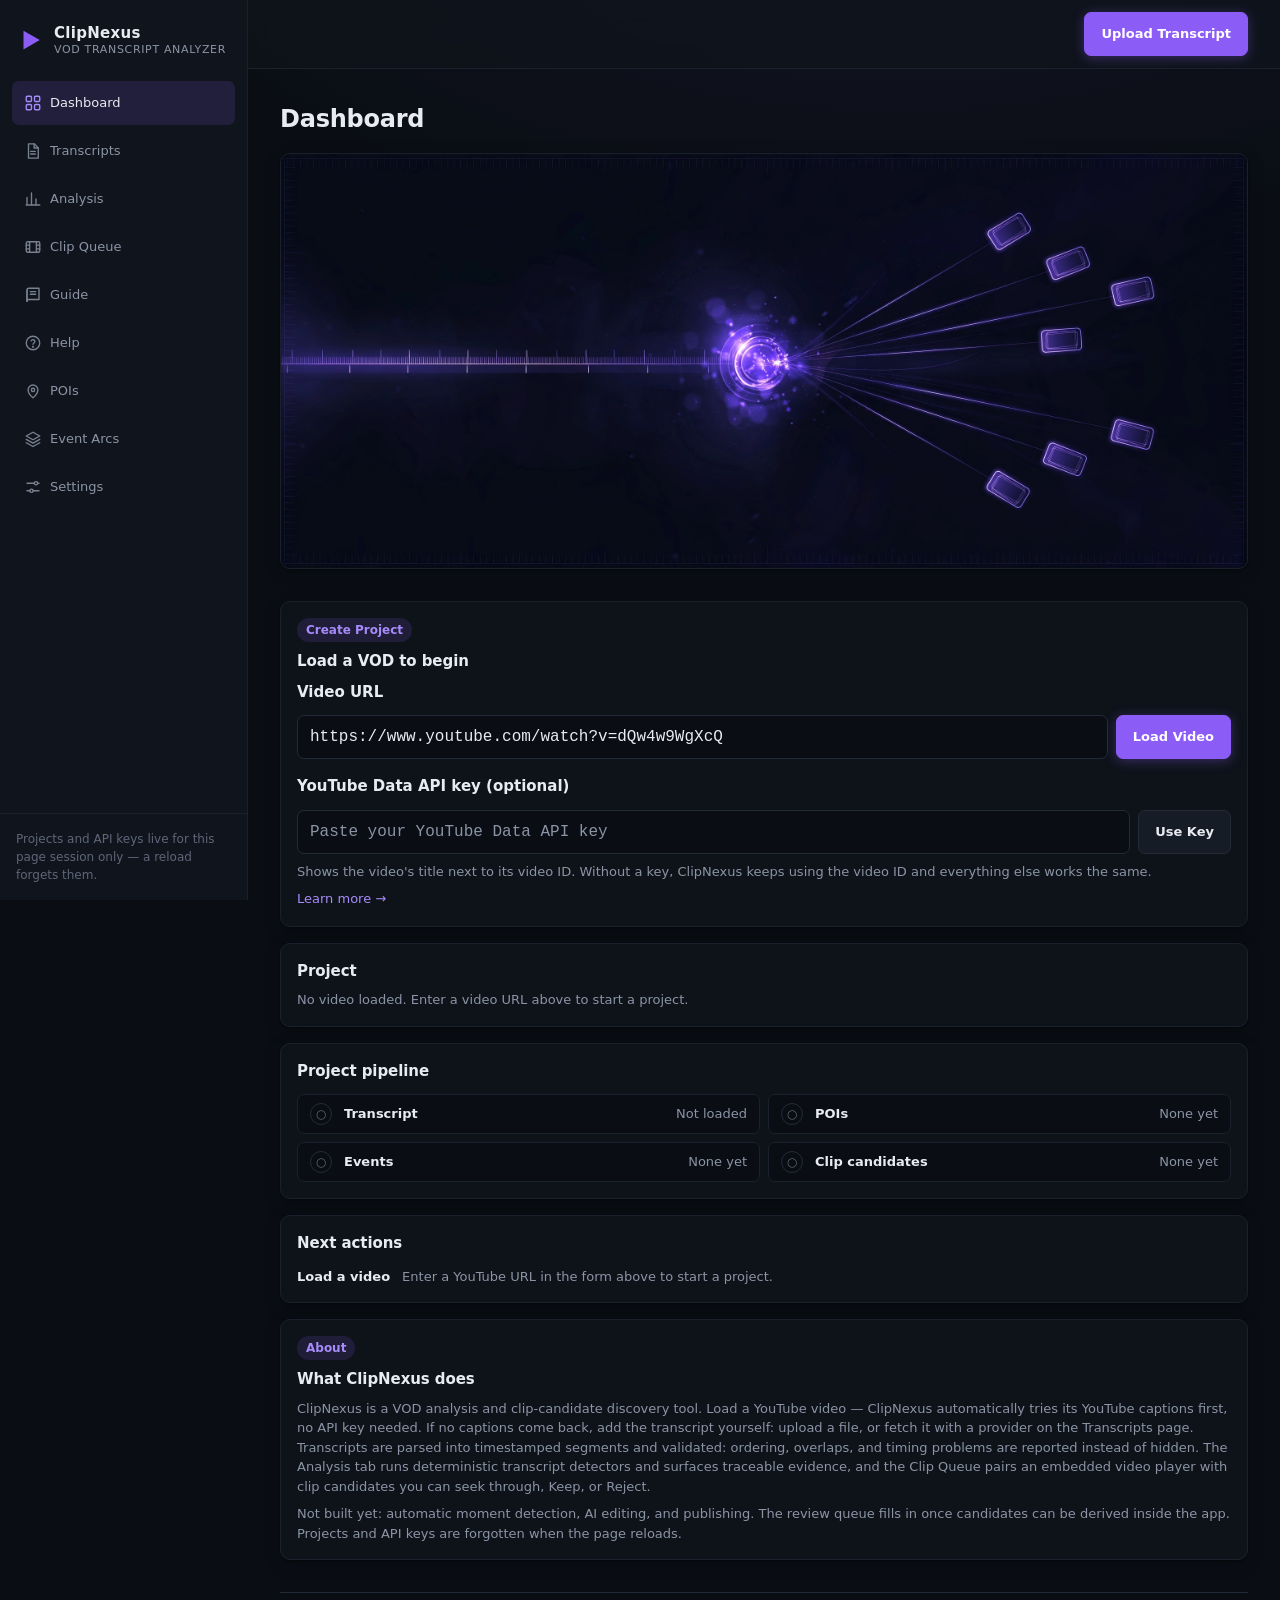
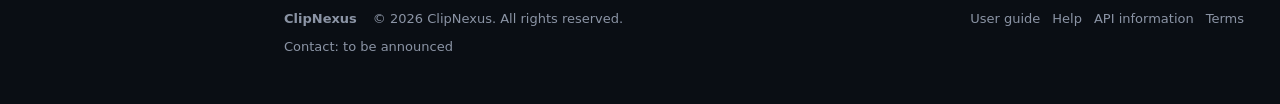
<file: index.html>
<!DOCTYPE html>
<html lang="en">
<head>
    <meta charset="utf-8">
    <meta name="viewport" content="width=device-width, initial-scale=1">
    <meta name="color-scheme" content="dark">
    <!-- Security (Stage 2B; Stage 10): the only allowed external
         connections are the transcript provider API and the
         privacy-enhanced YouTube embed used by the Clip Queue
         player. No third-party scripts, styles, or other frames. -->
    <meta http-equiv="Content-Security-Policy"
          content="default-src 'none'; script-src 'self'; style-src 'self'; img-src 'self' data:; connect-src 'self' https://api.supadata.ai https://www.googleapis.com https://clipnexus-youtube-caption-test.klitorless.workers.dev; frame-src https://www.youtube-nocookie.com; base-uri 'none'; form-action 'none'">
    <meta name="referrer" content="no-referrer">
    <meta name="description" content="ClipNexus — VOD analysis and clip-candidate discovery. Deterministic transcript detectors surface traceable evidence you can seek through in the embedded player.">
    <title>ClipNexus</title>

    <!-- Brand: SVG favicon drawn from the existing play-triangle geometry;
         PNG fallbacks rasterized from the same source. -->
    <link rel="icon" type="image/svg+xml" href="./assets/brand/favicon.svg">
    <link rel="icon" type="image/png" sizes="32x32" href="./assets/brand/favicon-32.png">
    <link rel="apple-touch-icon" href="./assets/brand/apple-touch-icon.png">

    <!-- Styles: base tokens, page layout, reusable components -->
    <link rel="stylesheet" href="./css/base.css">
    <link rel="stylesheet" href="./css/layout.css">
    <link rel="stylesheet" href="./css/components.css">
</head>
<body>
    <div class="app-shell">

        <!-- Sticky top cluster on mobile (header + nav strip); the
             wrapper dissolves on desktop via display: contents. -->
        <div class="app-top">
            <!-- Top bar: brand (mobile) + upload control -->
            <header class="app-header">
                <div class="brand brand-in-header">
                    <svg class="brand-mark" viewBox="0 0 24 24" width="26" height="26"
                         aria-label="ClipNexus logo" role="img">
                        <path d="M6 4.5v15l13-7.5z" fill="currentColor"></path>
                    </svg>
                    <span class="brand-name">ClipNexus</span>
                </div>

                <button id="upload-button" class="button button-primary" type="button">
                    Upload Transcript
                </button>

                <!-- Hidden file input, opened by the Upload button (see js/app.js).
                     Its "accept" list is set from js/transcript/formats.js. -->
                <input id="transcript-file-input" class="visually-hidden" type="file"
                       tabindex="-1" aria-hidden="true">
            </header>

            <!-- Sidebar navigation mount point (rendered by js/ui/sidebar.js) -->
            <nav id="sidebar-mount" class="app-sidebar" aria-label="Sections"></nav>
        </div>

        <!-- Main content area -->
        <main class="app-main">
            <!-- Load check: removed by js/app.js once modules run.
                 If you can read this, css/ or js/ did not load. -->
            <div id="load-check" class="load-check" role="alert">
                <p><strong>App files did not load.</strong></p>
                <p>The css/ and js/ folders must sit next to index.html,
                   and the page must be opened through a local server
                   (http://...), not as a single file (file:// or content://).</p>
            </div>

            <h1 id="page-title" class="page-title">Dashboard</h1>
            <section id="content-mount" class="content" aria-live="polite"></section>

            <!-- Site footer: product identity, copyright, and help
                 links. Contact details are not yet finalized and
                 will be added before the public beta. -->
            <footer class="app-footer">
                <span class="footer-brand">ClipNexus</span>
                <span class="footer-copy">&copy; 2026 ClipNexus. All rights reserved.</span>
                <nav class="footer-links" aria-label="Footer">
                    <a href="#guide">User guide</a>
                    <a href="#help">Help</a>
                    <a href="#help">API information</a>
                    <a href="#help">Terms</a>
                </nav>
                <span class="footer-contact">Contact: to be announced</span>
            </footer>
        </main>

    </div>

    <script type="module" src="./js/app.js"></script>
</body>
</html>
</file>
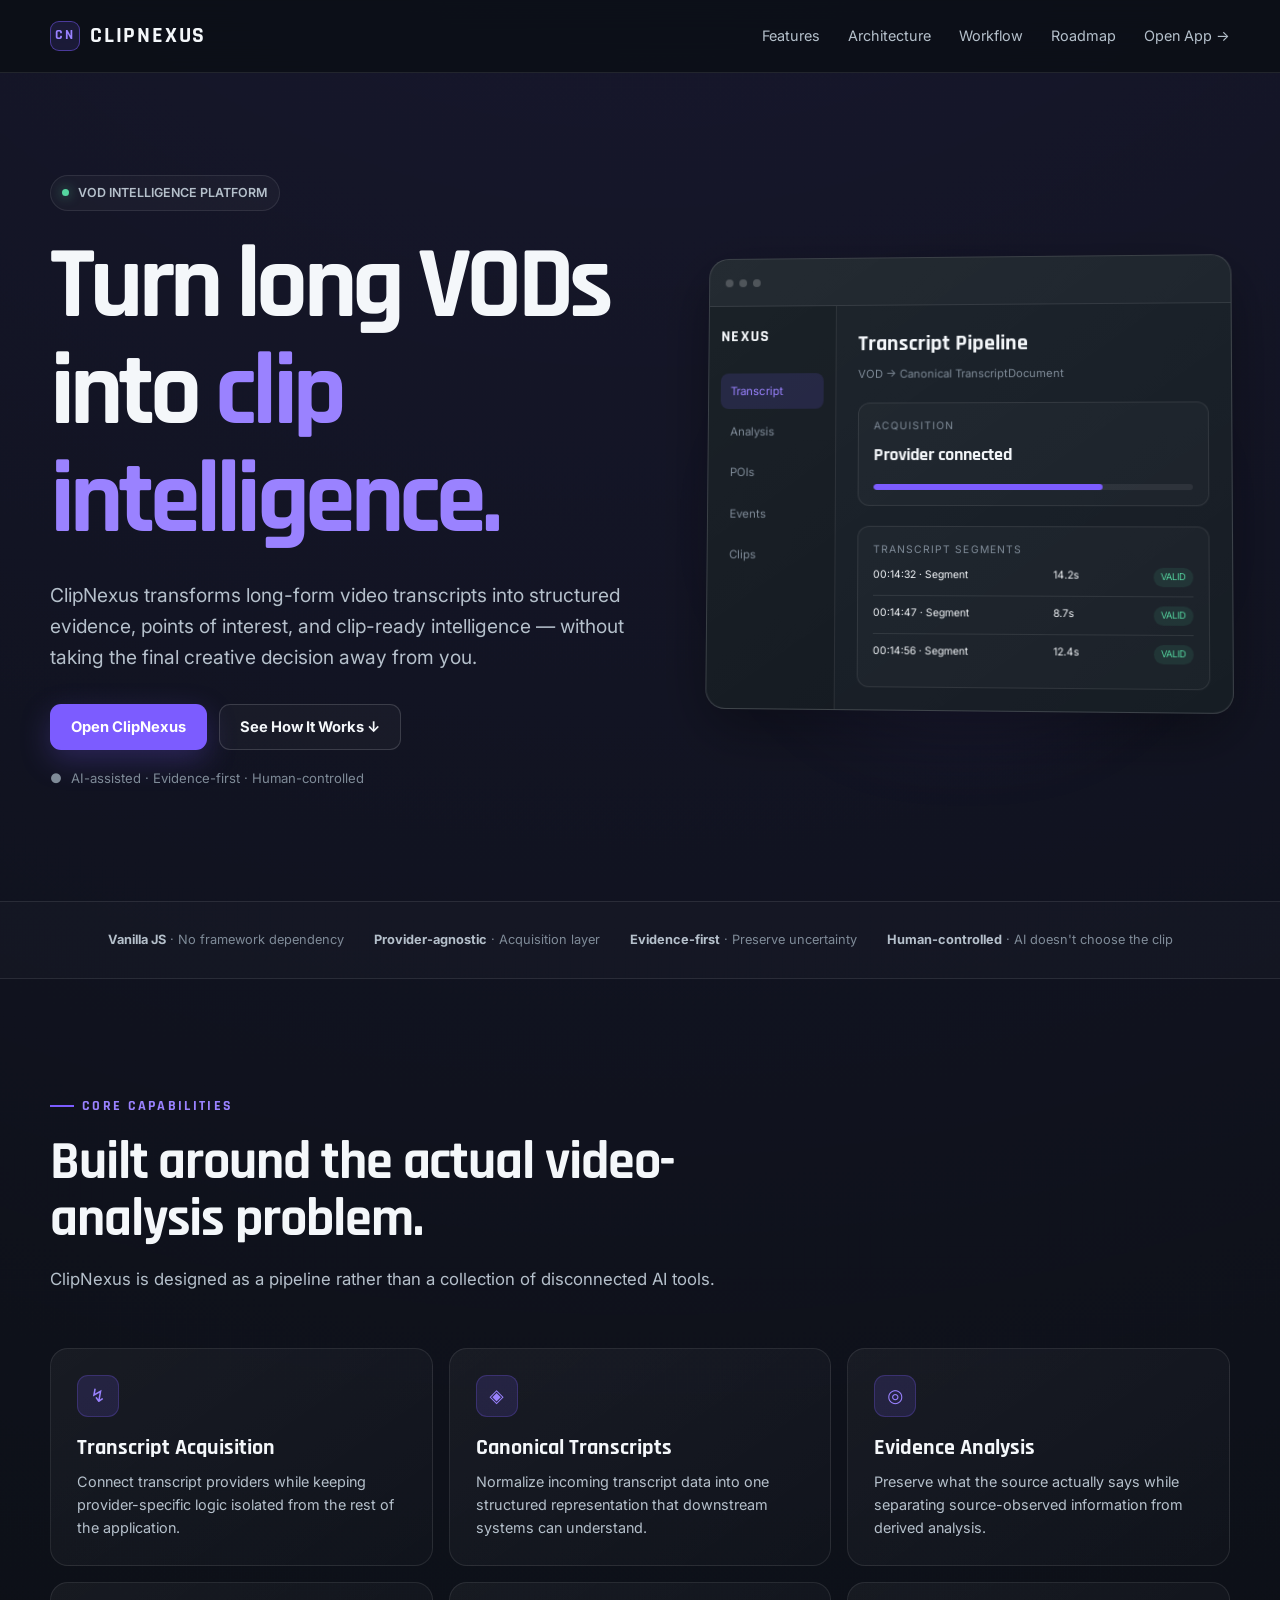
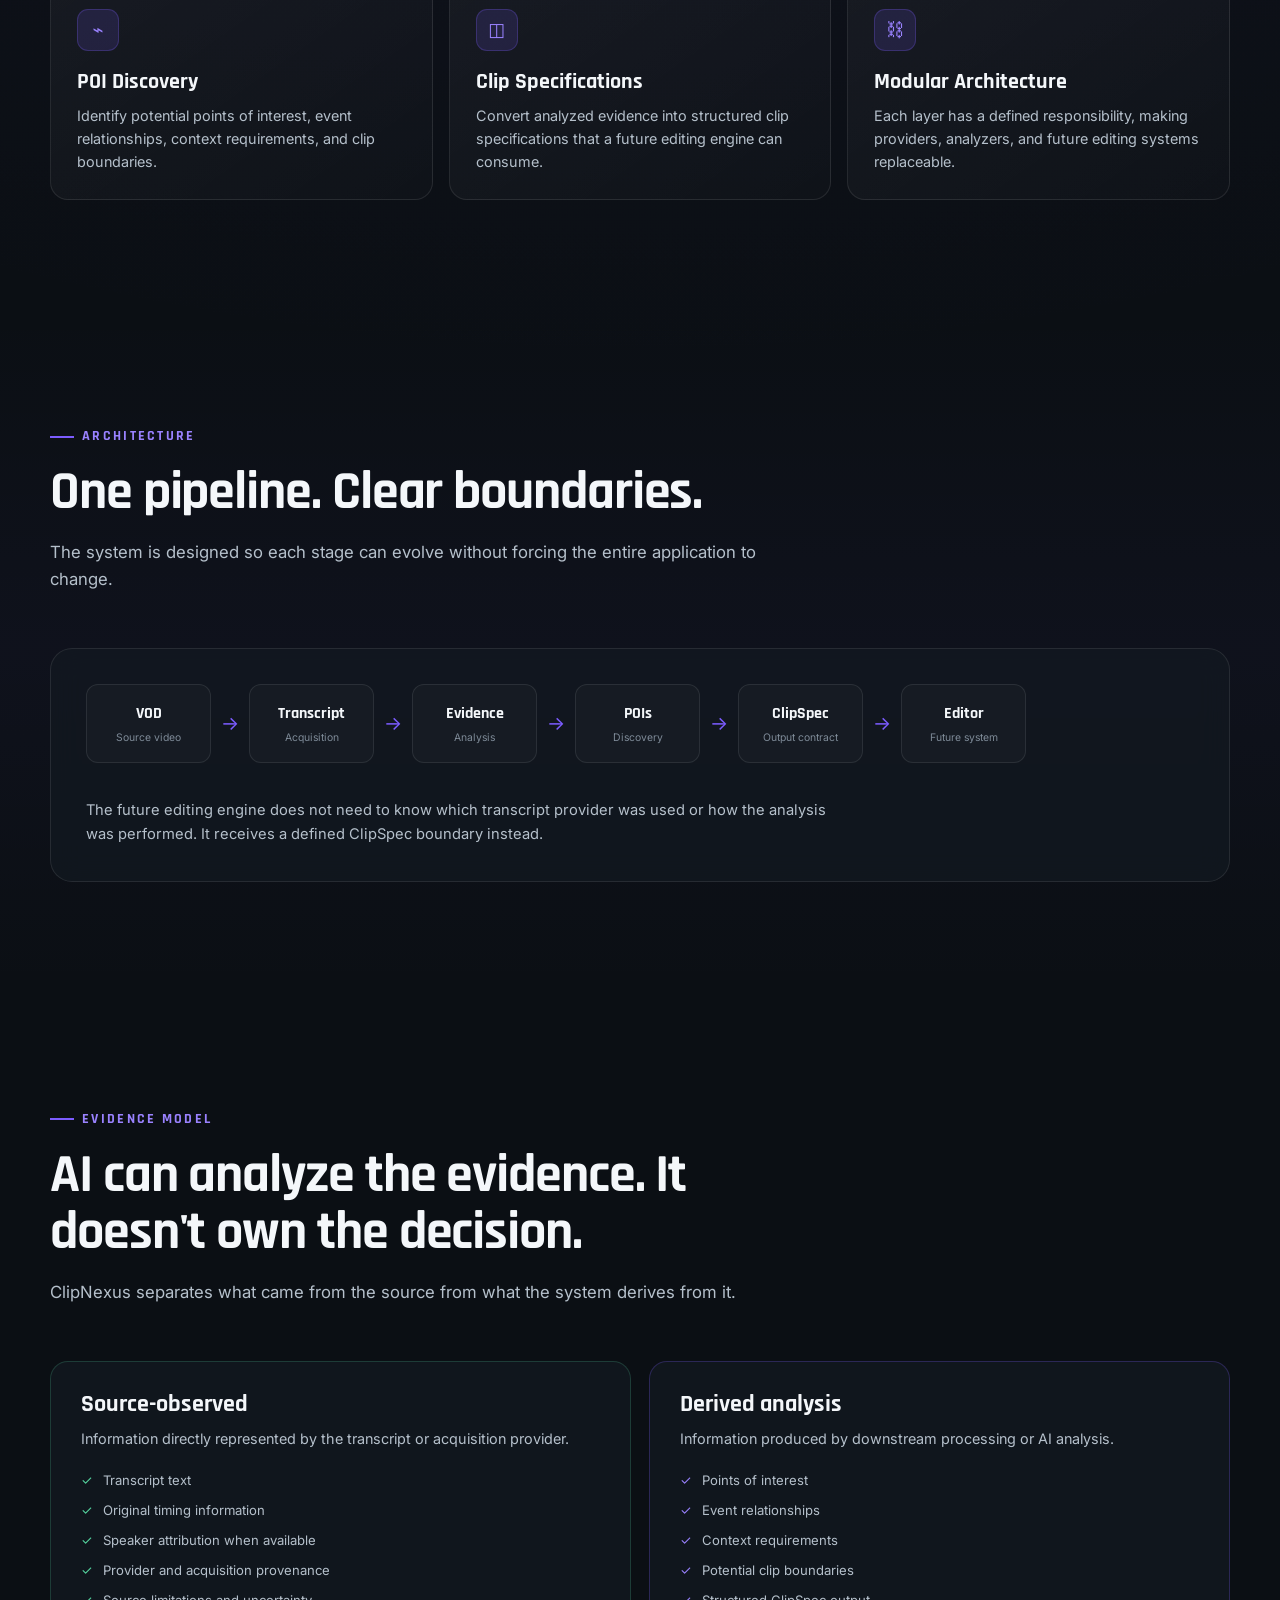
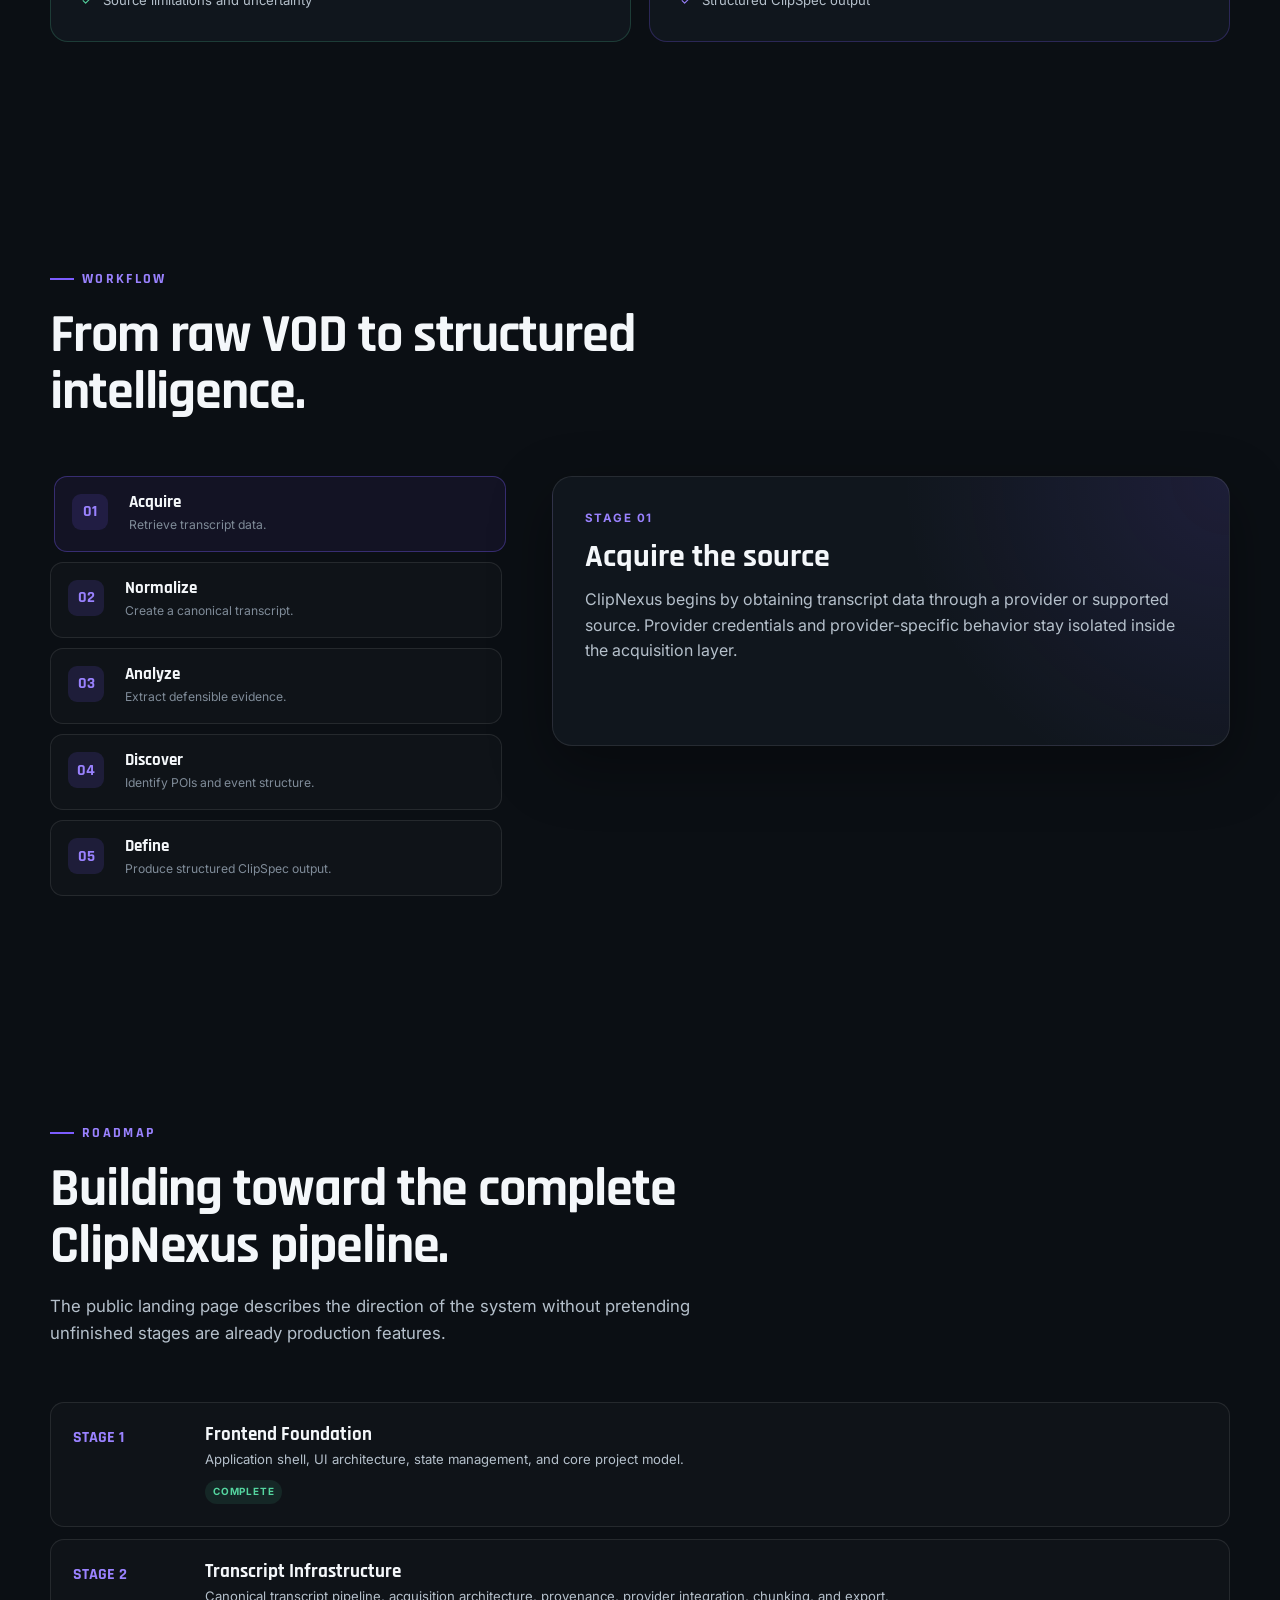
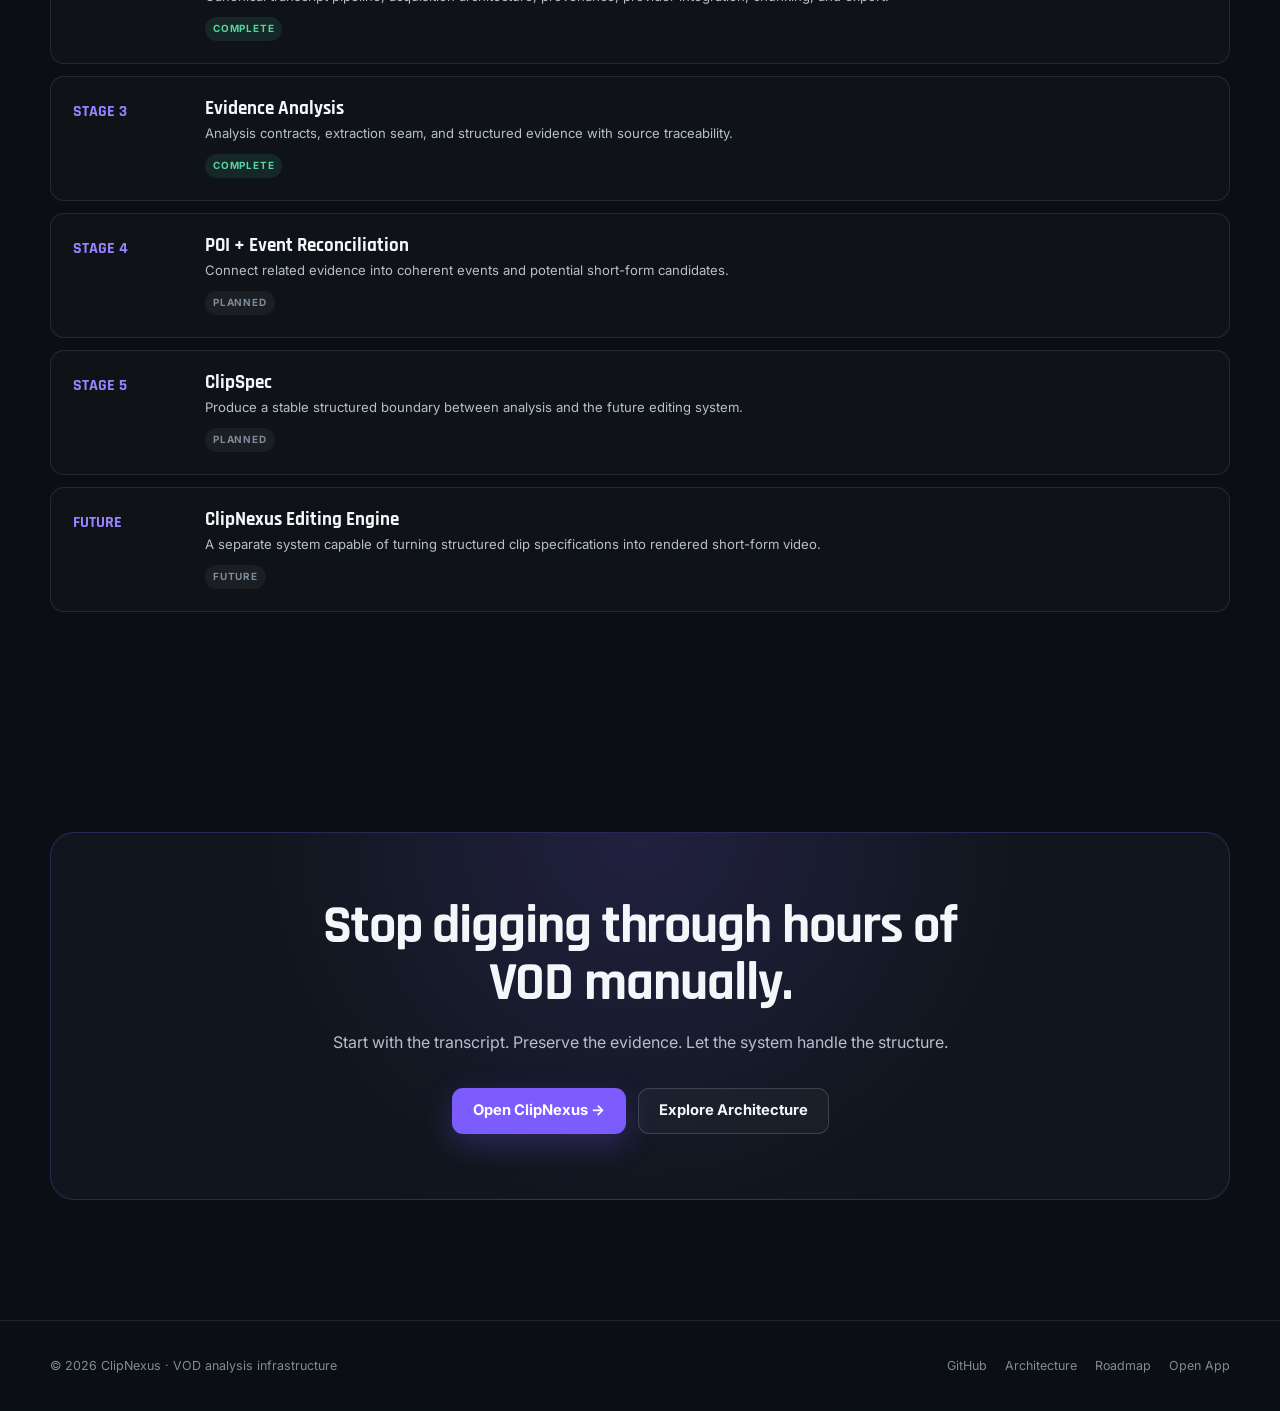
<file: Landing.html>
<!DOCTYPE html>
<html lang="en">
<head>
<meta charset="UTF-8">

<meta
  name="viewport"
  content="width=device-width, initial-scale=1.0"
>

<meta
  name="description"
  content="ClipNexus turns long-form VODs into structured transcript evidence, points of interest, and clip-ready intelligence."
>

<title>ClipNexus — From VOD to Clip Intelligence</title>

<link rel="preconnect" href="https://fonts.googleapis.com">
<link rel="preconnect" href="https://fonts.gstatic.com" crossorigin>

<link
  href="https://fonts.googleapis.com/css2?family=Inter:wght@400;500;600;700;800&family=Rajdhani:wght@500;600;700&display=swap"
  rel="stylesheet"
>

<style>

/* =========================================================
   ROOT
========================================================= */

:root {
  --bg: #0b0f14;
  --bg-soft: #10161d;
  --surface: rgba(18, 25, 33, 0.78);
  --surface-solid: #121921;

  --border: rgba(255,255,255,0.09);
  --border-strong: rgba(255,255,255,0.15);

  --text: #f4f7fa;
  --text-soft: #b5c0cb;
  --text-muted: #7f8b98;

  --accent: #7c5cff;
  --accent-bright: #9a82ff;
  --accent-soft: rgba(124,92,255,0.14);

  --success: #55d6a0;
  --warning: #f3c969;

  --radius: 18px;
  --radius-small: 12px;

  --max-width: 1180px;

  --shadow:
    0 20px 60px rgba(0,0,0,0.35);
}


/* =========================================================
   RESET
========================================================= */

* {
  box-sizing: border-box;
  margin: 0;
  padding: 0;
}

html {
  scroll-behavior: smooth;
}

body {
  min-height: 100vh;

  background:
    radial-gradient(
      circle at 50% -10%,
      rgba(124,92,255,0.13),
      transparent 38%
    ),
    var(--bg);

  color: var(--text);

  font-family:
    Inter,
    system-ui,
    -apple-system,
    BlinkMacSystemFont,
    "Segoe UI",
    sans-serif;

  line-height: 1.6;

  overflow-x: hidden;
}

a {
  color: inherit;
  text-decoration: none;
}

button {
  font: inherit;
}


/* =========================================================
   GLOBAL LAYOUT
========================================================= */

.container {
  width: min(
    calc(100% - 40px),
    var(--max-width)
  );

  margin-inline: auto;
}

section {
  padding: 110px 0;
}

.section-header {
  max-width: 720px;
  margin-bottom: 55px;
}

.section-label {
  display: inline-flex;
  align-items: center;
  gap: 8px;

  margin-bottom: 16px;

  color: var(--accent-bright);

  font-family: Rajdhani, sans-serif;
  font-size: 0.9rem;
  font-weight: 700;

  letter-spacing: 0.16em;
  text-transform: uppercase;
}

.section-label::before {
  content: "";

  width: 24px;
  height: 2px;

  background: var(--accent);
}

h1,
h2,
h3 {
  font-family: Rajdhani, sans-serif;
  line-height: 1.05;
}

h2 {
  font-size: clamp(2rem, 5vw, 3.4rem);
  letter-spacing: -0.02em;
}

.section-header p {
  margin-top: 18px;

  color: var(--text-soft);

  font-size: 1.05rem;
}


/* =========================================================
   NAVIGATION
========================================================= */

.navbar {
  position: sticky;
  top: 0;
  z-index: 1000;

  border-bottom: 1px solid var(--border);

  background: rgba(11,15,20,0.78);

  backdrop-filter: blur(18px);
  -webkit-backdrop-filter: blur(18px);
}

.nav-inner {
  min-height: 72px;

  display: flex;
  align-items: center;
  justify-content: space-between;

  gap: 20px;
}

.logo {
  display: flex;
  align-items: center;
  gap: 10px;

  font-family: Rajdhani, sans-serif;
  font-size: 1.4rem;
  font-weight: 700;

  letter-spacing: 0.08em;
}

.logo-mark {
  width: 30px;
  height: 30px;

  display: grid;
  place-items: center;

  border: 1px solid rgba(124,92,255,0.5);
  border-radius: 9px;

  background: var(--accent-soft);

  color: var(--accent-bright);

  font-size: 0.9rem;
}

.nav-links {
  display: flex;
  align-items: center;
  gap: 28px;

  color: var(--text-soft);

  font-size: 0.9rem;
}

.nav-links a {
  transition:
    color 0.2s ease,
    transform 0.2s ease;
}

.nav-links a:hover {
  color: var(--text);
  transform: translateY(-1px);
}

.mobile-toggle {
  display: none;

  padding: 8px 10px;

  border: 1px solid var(--border);
  border-radius: 10px;

  background: var(--surface);

  color: var(--text);

  cursor: pointer;
}


/* =========================================================
   BUTTONS
========================================================= */

.button-row {
  display: flex;
  flex-wrap: wrap;
  gap: 12px;

  margin-top: 32px;
}

.button {
  display: inline-flex;
  align-items: center;
  justify-content: center;

  min-height: 46px;

  padding: 0 20px;

  border: 1px solid var(--border-strong);
  border-radius: 11px;

  font-size: 0.92rem;
  font-weight: 700;

  transition:
    transform 0.2s ease,
    box-shadow 0.2s ease,
    border-color 0.2s ease,
    background 0.2s ease;
}

.button:hover {
  transform: translateY(-2px);
}

.button.primary {
  border-color: transparent;

  background: var(--accent);

  color: white;

  box-shadow:
    0 10px 30px rgba(124,92,255,0.25);
}

.button.primary:hover {
  background: var(--accent-bright);

  box-shadow:
    0 14px 36px rgba(124,92,255,0.34);
}

.button.secondary {
  background: rgba(255,255,255,0.03);
}

.button.secondary:hover {
  border-color: rgba(255,255,255,0.22);
  background: rgba(255,255,255,0.06);
}


/* =========================================================
   HERO
========================================================= */

.hero {
  position: relative;

  min-height: calc(100vh - 72px);

  display: flex;
  align-items: center;

  padding: 90px 0 100px;
}

.hero-grid {
  display: grid;

  grid-template-columns:
    minmax(0, 1fr)
    minmax(360px, 0.9fr);

  gap: 70px;

  align-items: center;
}

.hero-copy {
  max-width: 650px;
}

.eyebrow {
  display: inline-flex;
  align-items: center;
  gap: 9px;

  margin-bottom: 22px;

  padding: 7px 11px;

  border: 1px solid var(--border);
  border-radius: 999px;

  background: rgba(255,255,255,0.03);

  color: var(--text-soft);

  font-size: 0.78rem;
  font-weight: 600;
}

.eyebrow-dot {
  width: 7px;
  height: 7px;

  border-radius: 50%;

  background: var(--success);

  box-shadow:
    0 0 12px rgba(85,214,160,0.65);
}

.hero h1 {
  font-size: clamp(
    3.2rem,
    8vw,
    6.8rem
  );

  letter-spacing: -0.045em;
}

.hero h1 span {
  color: var(--accent-bright);
}

.hero-description {
  max-width: 620px;

  margin-top: 25px;

  color: var(--text-soft);

  font-size: clamp(
    1rem,
    2vw,
    1.2rem
  );
}

.hero-note {
  display: flex;
  align-items: center;
  gap: 9px;

  margin-top: 18px;

  color: var(--text-muted);

  font-size: 0.82rem;
}


/* =========================================================
   HERO PREVIEW
========================================================= */

.preview-shell {
  position: relative;
}

.preview-glow {
  position: absolute;

  inset: 10% -10% -10%;

  background:
    radial-gradient(
      circle,
      rgba(124,92,255,0.22),
      transparent 65%
    );

  filter: blur(35px);

  pointer-events: none;
}

.app-preview {
  position: relative;

  border: 1px solid var(--border-strong);
  border-radius: 20px;

  background:
    linear-gradient(
      145deg,
      rgba(255,255,255,0.055),
      rgba(255,255,255,0.015)
    ),
    var(--surface-solid);

  box-shadow: var(--shadow);

  overflow: hidden;

  transform:
    perspective(1200px)
    rotateY(-3deg)
    rotateX(2deg);

  transition:
    transform 0.4s ease;
}

.app-preview:hover {
  transform:
    perspective(1200px)
    rotateY(0)
    rotateX(0)
    translateY(-4px);
}

.preview-topbar {
  height: 48px;

  display: flex;
  align-items: center;

  padding: 0 16px;

  border-bottom: 1px solid var(--border);

  background: rgba(255,255,255,0.025);
}

.window-dots {
  display: flex;
  gap: 6px;
}

.window-dots span {
  width: 8px;
  height: 8px;

  border-radius: 50%;

  background: rgba(255,255,255,0.2);
}

.preview-body {
  display: grid;
  grid-template-columns: 130px 1fr;

  min-height: 390px;
}

.preview-sidebar {
  padding: 18px 12px;

  border-right: 1px solid var(--border);

  background: rgba(0,0,0,0.12);
}

.preview-brand {
  margin-bottom: 24px;

  font-family: Rajdhani, sans-serif;
  font-weight: 700;

  letter-spacing: 0.08em;
}

.preview-nav-item {
  padding: 9px 10px;

  margin-bottom: 5px;

  border-radius: 8px;

  color: var(--text-muted);

  font-size: 0.72rem;
}

.preview-nav-item.active {
  background: var(--accent-soft);
  color: var(--accent-bright);
}

.preview-main {
  padding: 22px;
}

.preview-heading {
  font-family: Rajdhani, sans-serif;
  font-size: 1.35rem;
  font-weight: 700;
}

.preview-subheading {
  margin-top: 4px;

  color: var(--text-muted);

  font-size: 0.7rem;
}

.preview-card {
  margin-top: 20px;

  padding: 15px;

  border: 1px solid var(--border);
  border-radius: 12px;

  background: rgba(255,255,255,0.025);
}

.preview-card-label {
  color: var(--text-muted);

  font-size: 0.65rem;
  text-transform: uppercase;

  letter-spacing: 0.1em;
}

.preview-card-value {
  margin-top: 5px;

  font-family: Rajdhani, sans-serif;
  font-size: 1.15rem;
  font-weight: 700;
}

.preview-progress {
  height: 6px;

  margin-top: 14px;

  border-radius: 99px;

  background: rgba(255,255,255,0.07);

  overflow: hidden;
}

.preview-progress span {
  display: block;

  width: 72%;
  height: 100%;

  background: var(--accent);

  border-radius: inherit;
}

.preview-row {
  display: grid;

  grid-template-columns:
    1fr
    65px
    65px;

  gap: 8px;

  padding: 9px 0;

  border-bottom: 1px solid var(--border);

  font-size: 0.65rem;
}

.preview-row:last-child {
  border-bottom: 0;
}

.preview-pill {
  justify-self: end;

  padding: 2px 7px;

  border-radius: 999px;

  background: rgba(85,214,160,0.1);

  color: var(--success);

  font-size: 0.58rem;
}


/* =========================================================
   TRUST STRIP
========================================================= */

.trust-strip {
  padding: 28px 0;

  border-top: 1px solid var(--border);
  border-bottom: 1px solid var(--border);

  background: rgba(255,255,255,0.015);
}

.trust-items {
  display: flex;
  flex-wrap: wrap;
  justify-content: center;

  gap: 12px 30px;
}

.trust-item {
  color: var(--text-muted);

  font-size: 0.8rem;
}

.trust-item strong {
  color: var(--text-soft);
}

</style>
</head>
<style>

/* =========================================================
   FEATURE GRID
========================================================= */

.feature-grid {
  display: grid;

  grid-template-columns:
    repeat(3, minmax(0, 1fr));

  gap: 16px;
}

.feature-card {
  padding: 26px;

  border: 1px solid var(--border);
  border-radius: var(--radius);

  background:
    linear-gradient(
      145deg,
      rgba(255,255,255,0.045),
      rgba(255,255,255,0.015)
    );

  transition:
    transform 0.25s ease,
    border-color 0.25s ease,
    box-shadow 0.25s ease;
}

.feature-card:hover {
  transform: translateY(-4px);

  border-color:
    rgba(124,92,255,0.35);

  box-shadow:
    0 15px 40px rgba(0,0,0,0.22);
}

.feature-icon {
  width: 42px;
  height: 42px;

  display: grid;
  place-items: center;

  margin-bottom: 20px;

  border: 1px solid
    rgba(124,92,255,0.25);

  border-radius: 11px;

  background: var(--accent-soft);

  color: var(--accent-bright);

  font-size: 1.15rem;
}

.feature-card h3 {
  font-size: 1.35rem;
}

.feature-card p {
  margin-top: 10px;

  color: var(--text-soft);

  font-size: 0.9rem;
}


/* =========================================================
   ARCHITECTURE
========================================================= */

.architecture {
  background:
    linear-gradient(
      180deg,
      transparent,
      rgba(124,92,255,0.035),
      transparent
    );
}

.architecture-panel {
  padding: 35px;

  border: 1px solid var(--border);
  border-radius: 22px;

  background: var(--surface);

  backdrop-filter: blur(15px);
  -webkit-backdrop-filter: blur(15px);
}

.pipeline {
  display: flex;
  align-items: center;

  gap: 10px;

  overflow-x: auto;

  padding-bottom: 8px;

  scrollbar-width: thin;
}

.pipeline-node {
  flex: 0 0 auto;

  min-width: 125px;

  padding: 16px 14px;

  border: 1px solid var(--border);
  border-radius: 12px;

  background:
    rgba(255,255,255,0.025);

  text-align: center;

  transition:
    transform 0.2s ease,
    border-color 0.2s ease;
}

.pipeline-node:hover {
  transform: translateY(-3px);

  border-color:
    rgba(124,92,255,0.4);
}

.pipeline-node strong {
  display: block;

  font-family: Rajdhani, sans-serif;
  font-size: 1rem;
}

.pipeline-node small {
  display: block;

  margin-top: 3px;

  color: var(--text-muted);

  font-size: 0.65rem;
}

.pipeline-arrow {
  flex: 0 0 auto;

  color: var(--accent);

  font-size: 1.2rem;
}

.architecture-note {
  max-width: 760px;

  margin-top: 28px;

  color: var(--text-soft);

  font-size: 0.92rem;
}


/* =========================================================
   EVIDENCE SECTION
========================================================= */

.evidence-grid {
  display: grid;

  grid-template-columns:
    repeat(2, minmax(0, 1fr));

  gap: 18px;
}

.evidence-card {
  padding: 30px;

  border: 1px solid var(--border);
  border-radius: var(--radius);

  background: var(--surface);
}

.evidence-card.source {
  border-color:
    rgba(85,214,160,0.2);
}

.evidence-card.derived {
  border-color:
    rgba(124,92,255,0.25);
}

.evidence-card h3 {
  font-size: 1.5rem;
}

.evidence-card p {
  margin-top: 10px;

  color: var(--text-soft);

  font-size: 0.9rem;
}

.evidence-list {
  display: grid;

  gap: 9px;

  margin-top: 20px;

  list-style: none;
}

.evidence-list li {
  display: flex;
  gap: 10px;

  color: var(--text-soft);

  font-size: 0.82rem;
}

.evidence-list li::before {
  content: "✓";

  color: var(--success);
}

.derived .evidence-list li::before {
  color: var(--accent-bright);
}


/* =========================================================
   WORKFLOW
========================================================= */

.workflow-grid {
  display: grid;

  grid-template-columns:
    0.8fr
    1.2fr;

  gap: 50px;

  align-items: start;
}

.workflow-list {
  display: grid;

  gap: 10px;
}

.workflow-step {
  display: grid;

  grid-template-columns: 42px 1fr;

  gap: 15px;

  padding: 17px;

  border: 1px solid var(--border);
  border-radius: 13px;

  background: rgba(255,255,255,0.02);

  cursor: pointer;

  transition:
    transform 0.2s ease,
    border-color 0.2s ease,
    background 0.2s ease;
}

.workflow-step:hover,
.workflow-step.active {
  transform: translateX(4px);

  border-color:
    rgba(124,92,255,0.35);

  background:
    rgba(124,92,255,0.07);
}

.workflow-number {
  width: 36px;
  height: 36px;

  display: grid;
  place-items: center;

  border-radius: 9px;

  background: var(--accent-soft);

  color: var(--accent-bright);

  font-family: Rajdhani, sans-serif;
  font-weight: 700;
}

.workflow-step h3 {
  font-size: 1.05rem;
}

.workflow-step p {
  margin-top: 3px;

  color: var(--text-muted);

  font-size: 0.76rem;
}

.workflow-detail {
  min-height: 270px;

  padding: 32px;

  border: 1px solid var(--border);
  border-radius: 20px;

  background:
    radial-gradient(
      circle at top right,
      rgba(124,92,255,0.12),
      transparent 45%
    ),
    var(--surface);

  box-shadow: var(--shadow);
}

.workflow-detail-label {
  color: var(--accent-bright);

  font-size: 0.72rem;
  font-weight: 700;

  letter-spacing: 0.13em;
  text-transform: uppercase;
}

.workflow-detail h3 {
  margin-top: 12px;

  font-size: 2rem;
}

.workflow-detail p {
  margin-top: 14px;

  color: var(--text-soft);
}


/* =========================================================
   ROADMAP
========================================================= */

.roadmap {
  display: grid;

  gap: 12px;
}

.roadmap-item {
  display: grid;

  grid-template-columns:
    110px
    1fr;

  gap: 22px;

  padding: 22px;

  border: 1px solid var(--border);
  border-radius: 14px;

  background: rgba(255,255,255,0.02);
}

.roadmap-stage {
  font-family: Rajdhani, sans-serif;
  font-weight: 700;

  color: var(--accent-bright);
}

.roadmap-content h3 {
  font-size: 1.2rem;
}

.roadmap-content p {
  margin-top: 4px;

  color: var(--text-soft);

  font-size: 0.82rem;
}

.status {
  display: inline-flex;

  margin-top: 10px;

  padding: 4px 8px;

  border-radius: 999px;

  background: rgba(255,255,255,0.05);

  color: var(--text-muted);

  font-size: 0.62rem;
  font-weight: 700;

  text-transform: uppercase;
  letter-spacing: 0.08em;
}

.status.complete {
  background:
    rgba(85,214,160,0.1);

  color: var(--success);
}

.status.active {
  background:
    rgba(124,92,255,0.12);

  color: var(--accent-bright);
}


/* =========================================================
   CTA
========================================================= */

.final-cta {
  padding-bottom: 120px;
}

.cta-panel {
  position: relative;

  padding: 65px 40px;

  border: 1px solid
    rgba(124,92,255,0.25);

  border-radius: 24px;

  background:
    radial-gradient(
      circle at 50% 0%,
      rgba(124,92,255,0.16),
      transparent 55%
    ),
    var(--surface);

  text-align: center;

  overflow: hidden;
}

.cta-panel h2 {
  max-width: 700px;

  margin-inline: auto;
}

.cta-panel p {
  max-width: 620px;

  margin: 18px auto 0;

  color: var(--text-soft);
}


/* =========================================================
   FOOTER
========================================================= */

footer {
  border-top: 1px solid var(--border);

  padding: 35px 0;

  color: var(--text-muted);

  font-size: 0.78rem;
}

.footer-inner {
  display: flex;
  align-items: center;
  justify-content: space-between;

  gap: 20px;
}

.footer-links {
  display: flex;
  flex-wrap: wrap;

  gap: 18px;
}

.footer-links a:hover {
  color: var(--text);
}


/* =========================================================
   SCROLL REVEAL
========================================================= */

.reveal {
  opacity: 0;

  transform: translateY(18px);

  transition:
    opacity 0.7s ease,
    transform 0.7s ease;
}

.reveal.visible {
  opacity: 1;

  transform: translateY(0);
}


/* =========================================================
   RESPONSIVE
========================================================= */

@media (max-width: 900px) {

  .hero-grid {
    grid-template-columns: 1fr;

    gap: 50px;
  }

  .hero-copy {
    max-width: 760px;
  }

  .feature-grid {
    grid-template-columns:
      repeat(2, minmax(0, 1fr));
  }

  .workflow-grid {
    grid-template-columns: 1fr;
  }

  .preview-shell {
    max-width: 680px;
  }

}


@media (max-width: 700px) {

  section {
    padding: 75px 0;
  }

  .container {
    width: min(
      calc(100% - 28px),
      var(--max-width)
    );
  }

  .nav-links {
    position: absolute;

    top: 72px;
    left: 14px;
    right: 14px;

    display: none;

    flex-direction: column;
    align-items: stretch;

    padding: 15px;

    border: 1px solid var(--border);
    border-radius: 14px;

    background:
      rgba(15,20,27,0.97);

    box-shadow: var(--shadow);
  }

  .nav-links.open {
    display: flex;
  }

  .nav-links a {
    padding: 10px;
  }

  .mobile-toggle {
    display: block;
  }

  .hero {
    min-height: auto;

    padding-top: 65px;
  }

  .hero h1 {
    font-size: clamp(
      3rem,
      16vw,
      5rem
    );
  }

  .feature-grid {
    grid-template-columns: 1fr;
  }

  .evidence-grid {
    grid-template-columns: 1fr;
  }

  .architecture-panel {
    padding: 22px;
  }

  .workflow-detail {
    min-height: auto;

    padding: 25px;
  }

  .roadmap-item {
    grid-template-columns: 1fr;

    gap: 5px;
  }

  .cta-panel {
    padding: 45px 22px;
  }

  .footer-inner {
    flex-direction: column;
    align-items: flex-start;
  }

}


@media (prefers-reduced-motion: reduce) {

  html {
    scroll-behavior: auto;
  }

  *,
  *::before,
  *::after {
    transition: none !important;
    animation: none !important;
  }

  .reveal {
    opacity: 1;
    transform: none;
  }

}

</style>


<body>

<!-- =======================================================
     NAVIGATION
======================================================= -->

<header class="navbar">

  <div class="container nav-inner">

    <a
      class="logo"
      href="./landing.html"
      aria-label="ClipNexus home"
    >

      <span class="logo-mark">CN</span>

      <span>CLIPNEXUS</span>

    </a>


    <button
      class="mobile-toggle"
      id="mobileToggle"
      aria-label="Open navigation"
      aria-expanded="false"
    >
      ☰
    </button>


    <nav
      class="nav-links"
      id="navLinks"
    >

      <a href="#features">
        Features
      </a>

      <a href="#architecture">
        Architecture
      </a>

      <a href="#workflow">
        Workflow
      </a>

      <a href="#roadmap">
        Roadmap
      </a>

      <a href="./index.html">
        Open App →
      </a>

    </nav>

  </div>

</header>


<!-- =======================================================
     HERO
======================================================= -->

<main>

<section class="hero">

  <div class="container hero-grid">


    <div class="hero-copy reveal">

      <div class="eyebrow">

        <span class="eyebrow-dot"></span>

        VOD INTELLIGENCE PLATFORM

      </div>


      <h1>
        Turn long VODs into
        <span>clip intelligence.</span>
      </h1>


      <p class="hero-description">

        ClipNexus transforms long-form video transcripts
        into structured evidence, points of interest,
        and clip-ready intelligence — without taking
        the final creative decision away from you.

      </p>


      <div class="button-row">

        <a
          class="button primary"
          href="./index.html"
        >
          Open ClipNexus
        </a>

        <a
          class="button secondary"
          href="#workflow"
        >
          See How It Works ↓
        </a>

      </div>


      <div class="hero-note">

        <span>●</span>

        AI-assisted · Evidence-first · Human-controlled

      </div>

    </div>


    <!-- APP PREVIEW -->

    <div class="preview-shell reveal">

      <div class="preview-glow"></div>


      <div class="app-preview">

        <div class="preview-topbar">

          <div class="window-dots">
            <span></span>
            <span></span>
            <span></span>
          </div>

        </div>


        <div class="preview-body">


          <aside class="preview-sidebar">

            <div class="preview-brand">
              NEXUS
            </div>

            <div class="preview-nav-item active">
              Transcript
            </div>

            <div class="preview-nav-item">
              Analysis
            </div>

            <div class="preview-nav-item">
              POIs
            </div>

            <div class="preview-nav-item">
              Events
            </div>

            <div class="preview-nav-item">
              Clips
            </div>

          </aside>


          <div class="preview-main">

            <div class="preview-heading">
              Transcript Pipeline
            </div>

            <div class="preview-subheading">
              VOD → Canonical TranscriptDocument
            </div>


            <div class="preview-card">

              <div class="preview-card-label">
                Acquisition
              </div>

              <div class="preview-card-value">
                Provider connected
              </div>

              <div class="preview-progress">
                <span></span>
              </div>

            </div>


            <div class="preview-card">

              <div class="preview-card-label">
                Transcript segments
              </div>


              <div class="preview-row">
                <span>
                  00:14:32 · Segment
                </span>

                <span>
                  14.2s
                </span>

                <span class="preview-pill">
                  VALID
                </span>
              </div>


              <div class="preview-row">
                <span>
                  00:14:47 · Segment
                </span>

                <span>
                  8.7s
                </span>

                <span class="preview-pill">
                  VALID
                </span>
              </div>


              <div class="preview-row">
                <span>
                  00:14:56 · Segment
                </span>

                <span>
                  12.4s
                </span>

                <span class="preview-pill">
                  VALID
                </span>
              </div>

            </div>

          </div>

        </div>

      </div>

    </div>

  </div>

</section>


<!-- =======================================================
     TRUST STRIP
======================================================= -->

<div class="trust-strip">

  <div class="container trust-items">

    <div class="trust-item">
      <strong>Vanilla JS</strong> · No framework dependency
    </div>

    <div class="trust-item">
      <strong>Provider-agnostic</strong> · Acquisition layer
    </div>

    <div class="trust-item">
      <strong>Evidence-first</strong> · Preserve uncertainty
    </div>

    <div class="trust-item">
      <strong>Human-controlled</strong> · AI doesn't choose the clip
    </div>

  </div>

</div>
<!-- =======================================================
     FEATURES
======================================================= -->

<section id="features">

  <div class="container">

    <div class="section-header reveal">

      <div class="section-label">
        Core capabilities
      </div>

      <h2>
        Built around the actual
        video-analysis problem.
      </h2>

      <p>
        ClipNexus is designed as a pipeline rather than
        a collection of disconnected AI tools.
      </p>

    </div>


    <div class="feature-grid">


      <article class="feature-card reveal">

        <div class="feature-icon">
          ↯
        </div>

        <h3>
          Transcript Acquisition
        </h3>

        <p>
          Connect transcript providers while keeping
          provider-specific logic isolated from the
          rest of the application.
        </p>

      </article>


      <article class="feature-card reveal">

        <div class="feature-icon">
          ◈
        </div>

        <h3>
          Canonical Transcripts
        </h3>

        <p>
          Normalize incoming transcript data into one
          structured representation that downstream
          systems can understand.
        </p>

      </article>


      <article class="feature-card reveal">

        <div class="feature-icon">
          ◎
        </div>

        <h3>
          Evidence Analysis
        </h3>

        <p>
          Preserve what the source actually says while
          separating source-observed information from
          derived analysis.
        </p>

      </article>


      <article class="feature-card reveal">

        <div class="feature-icon">
          ⌁
        </div>

        <h3>
          POI Discovery
        </h3>

        <p>
          Identify potential points of interest,
          event relationships, context requirements,
          and clip boundaries.
        </p>

      </article>


      <article class="feature-card reveal">

        <div class="feature-icon">
          ◫
        </div>

        <h3>
          Clip Specifications
        </h3>

        <p>
          Convert analyzed evidence into structured
          clip specifications that a future editing
          engine can consume.
        </p>

      </article>


      <article class="feature-card reveal">

        <div class="feature-icon">
          ⛓
        </div>

        <h3>
          Modular Architecture
        </h3>

        <p>
          Each layer has a defined responsibility,
          making providers, analyzers, and future
          editing systems replaceable.
        </p>

      </article>

    </div>

  </div>

</section>


<!-- =======================================================
     ARCHITECTURE
======================================================= -->

<section
  id="architecture"
  class="architecture"
>

  <div class="container">

    <div class="section-header reveal">

      <div class="section-label">
        Architecture
      </div>

      <h2>
        One pipeline.
        Clear boundaries.
      </h2>

      <p>
        The system is designed so each stage can evolve
        without forcing the entire application to change.
      </p>

    </div>


    <div class="architecture-panel reveal">

      <div class="pipeline">

        <div class="pipeline-node">

          <strong>VOD</strong>

          <small>
            Source video
          </small>

        </div>


        <div class="pipeline-arrow">
          →
        </div>


        <div class="pipeline-node">

          <strong>Transcript</strong>

          <small>
            Acquisition
          </small>

        </div>


        <div class="pipeline-arrow">
          →
        </div>


        <div class="pipeline-node">

          <strong>Evidence</strong>

          <small>
            Analysis
          </small>

        </div>


        <div class="pipeline-arrow">
          →
        </div>


        <div class="pipeline-node">

          <strong>POIs</strong>

          <small>
            Discovery
          </small>

        </div>


        <div class="pipeline-arrow">
          →
        </div>


        <div class="pipeline-node">

          <strong>ClipSpec</strong>

          <small>
            Output contract
          </small>

        </div>


        <div class="pipeline-arrow">
          →
        </div>


        <div class="pipeline-node">

          <strong>Editor</strong>

          <small>
            Future system
          </small>

        </div>

      </div>


      <p class="architecture-note">

        The future editing engine does not need to know
        which transcript provider was used or how the
        analysis was performed. It receives a defined
        ClipSpec boundary instead.

      </p>

    </div>

  </div>

</section>


<!-- =======================================================
     EVIDENCE
======================================================= -->

<section>

  <div class="container">

    <div class="section-header reveal">

      <div class="section-label">
        Evidence model
      </div>

      <h2>
        AI can analyze the evidence.
        It doesn't own the decision.
      </h2>

      <p>
        ClipNexus separates what came from the source
        from what the system derives from it.
      </p>

    </div>


    <div class="evidence-grid">


      <article class="evidence-card source reveal">

        <h3>
          Source-observed
        </h3>

        <p>
          Information directly represented by the
          transcript or acquisition provider.
        </p>


        <ul class="evidence-list">

          <li>
            Transcript text
          </li>

          <li>
            Original timing information
          </li>

          <li>
            Speaker attribution when available
          </li>

          <li>
            Provider and acquisition provenance
          </li>

          <li>
            Source limitations and uncertainty
          </li>

        </ul>

      </article>


      <article class="evidence-card derived reveal">

        <h3>
          Derived analysis
        </h3>

        <p>
          Information produced by downstream processing
          or AI analysis.
        </p>


        <ul class="evidence-list">

          <li>
            Points of interest
          </li>

          <li>
            Event relationships
          </li>

          <li>
            Context requirements
          </li>

          <li>
            Potential clip boundaries
          </li>

          <li>
            Structured ClipSpec output
          </li>

        </ul>

      </article>

    </div>

  </div>

</section>


<!-- =======================================================
     WORKFLOW
======================================================= -->

<section id="workflow">

  <div class="container">

    <div class="section-header reveal">

      <div class="section-label">
        Workflow
      </div>

      <h2>
        From raw VOD to
        structured intelligence.
      </h2>

    </div>


    <div class="workflow-grid">


      <div class="workflow-list reveal">


        <div
          class="workflow-step active"
          data-step="0"
        >

          <div class="workflow-number">
            01
          </div>

          <div>

            <h3>
              Acquire
            </h3>

            <p>
              Retrieve transcript data.
            </p>

          </div>

        </div>


        <div
          class="workflow-step"
          data-step="1"
        >

          <div class="workflow-number">
            02
          </div>

          <div>

            <h3>
              Normalize
            </h3>

            <p>
              Create a canonical transcript.
            </p>

          </div>

        </div>


        <div
          class="workflow-step"
          data-step="2"
        >

          <div class="workflow-number">
            03
          </div>

          <div>

            <h3>
              Analyze
            </h3>

            <p>
              Extract defensible evidence.
            </p>

          </div>

        </div>


        <div
          class="workflow-step"
          data-step="3"
        >

          <div class="workflow-number">
            04
          </div>

          <div>

            <h3>
              Discover
            </h3>

            <p>
              Identify POIs and event structure.
            </p>

          </div>

        </div>


        <div
          class="workflow-step"
          data-step="4"
        >

          <div class="workflow-number">
            05
          </div>

          <div>

            <h3>
              Define
            </h3>

            <p>
              Produce structured ClipSpec output.
            </p>

          </div>

        </div>

      </div>


      <div
        class="workflow-detail reveal"
        id="workflowDetail"
      >

        <div class="workflow-detail-label">
          Stage 01
        </div>

        <h3>
          Acquire the source
        </h3>

        <p>
          ClipNexus begins by obtaining transcript data
          through a provider or supported source. Provider
          credentials and provider-specific behavior stay
          isolated inside the acquisition layer.
        </p>

      </div>

    </div>

  </div>

</section>


<!-- =======================================================
     ROADMAP
======================================================= -->

<section id="roadmap">

  <div class="container">

    <div class="section-header reveal">

      <div class="section-label">
        Roadmap
      </div>

      <h2>
        Building toward the
        complete ClipNexus pipeline.
      </h2>

      <p>
        The public landing page describes the direction
        of the system without pretending unfinished
        stages are already production features.
      </p>

    </div>


    <div class="roadmap">


      <div class="roadmap-item reveal">

        <div class="roadmap-stage">
          STAGE 1
        </div>

        <div class="roadmap-content">

          <h3>
            Frontend Foundation
          </h3>

          <p>
            Application shell, UI architecture,
            state management, and core project model.
          </p>

          <span class="status complete">
            Complete
          </span>

        </div>

      </div>


      <div class="roadmap-item reveal">

        <div class="roadmap-stage">
          STAGE 2
        </div>

        <div class="roadmap-content">

          <h3>
            Transcript Infrastructure
          </h3>

          <p>
            Canonical transcript pipeline, acquisition
            architecture, provenance, provider
            integration, chunking, and export.
          </p>

          <span class="status complete">
            Complete
          </span>

        </div>

      </div>


      <div class="roadmap-item reveal">

        <div class="roadmap-stage">
          STAGE 3
        </div>

        <div class="roadmap-content">

          <h3>
            Evidence Analysis
          </h3>

          <p>
            Analysis contracts, extraction seam, and
            structured evidence with source traceability.
          </p>

          <span class="status complete">
            Complete
          </span>

        </div>

      </div>


      <div class="roadmap-item reveal">

        <div class="roadmap-stage">
          STAGE 4
        </div>

        <div class="roadmap-content">

          <h3>
            POI + Event Reconciliation
          </h3>

          <p>
            Connect related evidence into coherent
            events and potential short-form candidates.
          </p>

          <span class="status">
            Planned
          </span>

        </div>

      </div>


      <div class="roadmap-item reveal">

        <div class="roadmap-stage">
          STAGE 5
        </div>

        <div class="roadmap-content">

          <h3>
            ClipSpec
          </h3>

          <p>
            Produce a stable structured boundary between
            analysis and the future editing system.
          </p>

          <span class="status">
            Planned
          </span>

        </div>

      </div>


      <div class="roadmap-item reveal">

        <div class="roadmap-stage">
          FUTURE
        </div>

        <div class="roadmap-content">

          <h3>
            ClipNexus Editing Engine
          </h3>

          <p>
            A separate system capable of turning structured
            clip specifications into rendered short-form
            video.
          </p>

          <span class="status">
            Future
          </span>

        </div>

      </div>

    </div>

  </div>

</section>


<!-- =======================================================
     FINAL CTA
======================================================= -->

<section class="final-cta">

  <div class="container">

    <div class="cta-panel reveal">

      <h2>
        Stop digging through hours
        of VOD manually.
      </h2>

      <p>
        Start with the transcript. Preserve the evidence.
        Let the system handle the structure.
      </p>


      <div class="button-row"
           style="justify-content:center;">

        <a
          class="button primary"
          href="./index.html"
        >
          Open ClipNexus →
        </a>

        <a
          class="button secondary"
          href="#architecture"
        >
          Explore Architecture
        </a>

      </div>

    </div>

  </div>

</section>

</main>
<!-- =======================================================
     FOOTER
======================================================= -->

<footer>

  <div class="container footer-inner">

    <div>
      © 2026 ClipNexus · VOD analysis infrastructure
    </div>


    <nav class="footer-links">

      <a
        href="https://github.com/klitorless/vod-analyzer"
        target="_blank"
        rel="noopener"
      >
        GitHub
      </a>

      <a href="#architecture">
        Architecture
      </a>

      <a href="#roadmap">
        Roadmap
      </a>

      <a href="./index.html">
        Open App
      </a>

    </nav>

  </div>

</footer>


<!-- =======================================================
     JAVASCRIPT
======================================================= -->

<script>

/* =========================================================
   MOBILE NAVIGATION
========================================================= */

const mobileToggle =
  document.getElementById("mobileToggle");

const navLinks =
  document.getElementById("navLinks");


mobileToggle.addEventListener(
  "click",
  () => {

    const isOpen =
      navLinks.classList.toggle("open");

    mobileToggle.setAttribute(
      "aria-expanded",
      String(isOpen)
    );

  }
);


/* Close mobile navigation after selecting a link */

navLinks
  .querySelectorAll("a")
  .forEach(link => {

    link.addEventListener(
      "click",
      () => {

        navLinks.classList.remove("open");

        mobileToggle.setAttribute(
          "aria-expanded",
          "false"
        );

      }
    );

  });


/* =========================================================
   SCROLL REVEAL
========================================================= */

const revealElements =
  document.querySelectorAll(".reveal");


const revealObserver =
  new IntersectionObserver(
    entries => {

      entries.forEach(entry => {

        if (!entry.isIntersecting) {
          return;
        }

        entry.target.classList.add("visible");

        revealObserver.unobserve(
          entry.target
        );

      });

    },
    {
      threshold: 0.12
    }
  );


revealElements.forEach(element => {

  revealObserver.observe(element);

});


/* =========================================================
   INTERACTIVE WORKFLOW
========================================================= */

const workflowSteps =
  document.querySelectorAll(
    ".workflow-step"
  );

const workflowDetail =
  document.getElementById(
    "workflowDetail"
  );


const workflowData = [

  {
    label: "Stage 01",
    title: "Acquire the source",
    text:
      "ClipNexus begins by obtaining transcript data through a provider or supported source. Provider credentials and provider-specific behavior stay isolated inside the acquisition layer."
  },

  {
    label: "Stage 02",
    title: "Normalize the transcript",
    text:
      "Incoming transcript formats are converted into the canonical TranscriptDocument model so downstream systems work from one predictable structure."
  },

  {
    label: "Stage 03",
    title: "Analyze the evidence",
    text:
      "The analysis layer examines the transcript while preserving the distinction between source-observed information and derived interpretation."
  },

  {
    label: "Stage 04",
    title: "Discover POIs and events",
    text:
      "Potential points of interest and related event structures can then be represented with timestamps, context requirements, and known evidence limitations."
  },

  {
    label: "Stage 05",
    title: "Create ClipSpec",
    text:
      "The final analysis boundary produces a structured ClipSpec that a future editing engine can consume without needing to understand the transcript or provider internals."
  }

];


workflowSteps.forEach(
  (step, index) => {

    step.addEventListener(
      "click",
      () => {

        workflowSteps.forEach(
          item =>
            item.classList.remove(
              "active"
            )
        );

        step.classList.add("active");


        const data =
          workflowData[index];


        workflowDetail.innerHTML = `

          <div class="workflow-detail-label">
            ${data.label}
          </div>

          <h3>
            ${data.title}
          </h3>

          <p>
            ${data.text}
          </p>

        `;

      }
    );

  }
);


/* =========================================================
   KEYBOARD ACCESSIBILITY
========================================================= */

workflowSteps.forEach(step => {

  step.setAttribute(
    "tabindex",
    "0"
  );

  step.addEventListener(
    "keydown",
    event => {

      if (
        event.key === "Enter" ||
        event.key === " "
      ) {

        event.preventDefault();

        step.click();

      }

    }
  );

});


</script>

</body>
</html>
</file>
<file: css/base.css>
/* ==========================================================
   base.css
   Design tokens (CSS variables), reset, and base typography.
   Change colors/spacing here — other stylesheets only
   reference these variables.
   ========================================================== */

:root {
    /* Surfaces — deep slate/navy foundation */
    --bg: #0a0e14;
    --panel: #10151d;
    --panel-2: #161c26;
    --panel-translucent: rgba(16, 21, 29, 0.72);
    --border: #232b38;
    --border-subtle: #1a212c;

    /* Text */
    --text: #e8ebf1;
    --muted: #8b94a5;
    --faint: #5d6678;

    /* Signals — purple primary accent */
    --accent: #8b5cf6;
    --accent-strong: #a78bfa;
    --accent-soft: rgba(139, 92, 246, 0.14);
    --accent-contrast: #ffffff;
    --success: #34d399;
    --success-soft: rgba(52, 211, 153, 0.12);
    --danger: #f87171;
    --danger-soft: rgba(248, 113, 113, 0.12);

    /* Shape & spacing */
    --radius: 10px;
    --radius-sm: 7px;
    --radius-pill: 999px;
    --space-1: 4px;
    --space-2: 8px;
    --space-3: 12px;
    --space-4: 16px;
    --space-5: 24px;
    --space-6: 32px;

    /* Type */
    --font-sans: system-ui, -apple-system, "Segoe UI", Roboto, "Helvetica Neue", Arial, sans-serif;
    --font-mono: ui-monospace, "SFMono-Regular", Menlo, Consolas, "Roboto Mono", monospace;
    --text-sm: 0.8125rem;
    --text-base: 0.9375rem;
    --text-lg: 1.125rem;
    --text-xl: 1.5rem;
    --text-stat: 2rem;

    /* Controls */
    --touch-target: 44px;
    --focus-ring: 0 0 0 2px var(--bg), 0 0 0 4px var(--accent);
    --transition: 150ms ease;
    --elevation-1: 0 1px 2px rgba(0, 0, 0, 0.35), 0 4px 16px rgba(0, 0, 0, 0.25);
}

*,
*::before,
*::after {
    box-sizing: border-box;
}

html {
    -webkit-text-size-adjust: 100%;
}

body {
    margin: 0;
    min-height: 100vh;
    background: var(--bg);
    /* Faint ambient glow behind the app — decorative only. */
    background-image: radial-gradient(1100px 480px at 70% -10%, rgba(139, 92, 246, 0.07), transparent 70%);
    background-attachment: fixed;
    color: var(--text);
    font-family: var(--font-sans);
    font-size: var(--text-base);
    line-height: 1.5;
    overflow-x: hidden;
}

h1, h2, h3, p {
    margin: 0;
}

button,
input {
    font: inherit;
    color: inherit;
}

button {
    cursor: pointer;
}

:focus-visible {
    outline: none;
    box-shadow: var(--focus-ring);
}

code,
.mono {
    font-family: var(--font-mono);
    font-size: 0.9em;
}

/* Hide visually but keep available to scripts */
.visually-hidden {
    position: absolute;
    width: 1px;
    height: 1px;
    padding: 0;
    margin: -1px;
    overflow: hidden;
    clip: rect(0 0 0 0);
    white-space: nowrap;
    border: 0;
}
</file>
<file: css/layout.css>
/* ==========================================================
   layout.css
   App shell grid: sidebar, header, main area.
   Mobile first: stacked layout (header + horizontal nav
   strip in a sticky top cluster). At 768px and wider the
   sidebar becomes a full-height left column and the header
   becomes a slim top bar — the dashboard concept layout.
   ========================================================== */

.app-shell {
    display: grid;
    grid-template-columns: minmax(0, 1fr);
    grid-template-rows: auto 1fr;
    grid-template-areas:
        "top"
        "main";
    min-height: 100vh;
}

/* Sticky top cluster on mobile: header + nav strip stay visible
   while the page scrolls. Dissolves on desktop (display: contents)
   so header/sidebar join the desktop grid directly. */
.app-top {
    grid-area: top;
    position: sticky;
    top: 0;
    z-index: 10;
    background: var(--panel-translucent);
    backdrop-filter: blur(12px);
    -webkit-backdrop-filter: blur(12px);
}

/* ---------- Header (top bar) ---------- */

.app-header {
    grid-area: header;
    display: flex;
    align-items: center;
    justify-content: space-between;
    gap: var(--space-3);
    padding: var(--space-3) var(--space-4);
    background: transparent;
    border-bottom: 1px solid var(--border-subtle);
}

/* Compact brand shown in the header on mobile only; the
   sidebar carries the full brand on desktop. */
.brand-in-header {
    display: flex;
}

.brand {
    display: flex;
    align-items: center;
    gap: var(--space-2);
    min-width: 0;
    text-decoration: none;
    color: inherit;
}

.brand-mark {
    color: var(--accent);
    flex-shrink: 0;
}

.brand-name {
    font-weight: 700;
    letter-spacing: 0.02em;
    font-size: var(--text-base);
    white-space: nowrap;
}

.brand-sub {
    display: block;
    font-size: 0.6875rem;
    font-weight: 500;
    letter-spacing: 0.06em;
    color: var(--muted);
    text-transform: uppercase;
}

.brand-text {
    display: flex;
    flex-direction: column;
    line-height: 1.25;
    min-width: 0;
}

/* ---------- Sidebar ---------- */

.app-sidebar {
    grid-area: sidebar;
    background: var(--panel);
    border-bottom: 1px solid var(--border-subtle);
    overflow-x: auto;
    -webkit-overflow-scrolling: touch;
    /* Fade the strip's trailing edge so the sideways scroll is discoverable. */
    -webkit-mask-image: linear-gradient(to right, #000 88%, transparent 100%);
    mask-image: linear-gradient(to right, #000 88%, transparent 100%);
}

/* Full brand + footer live in the sidebar on desktop only. */
.brand-in-sidebar,
.sidebar-footer {
    display: none;
}

/* ---------- Main ---------- */

.app-main {
    grid-area: main;
    padding: var(--space-4);
    min-width: 0;
}

.page-title {
    font-size: var(--text-xl);
    font-weight: 650;
    letter-spacing: -0.01em;
    margin-bottom: var(--space-4);
}

.content {
    display: grid;
    gap: var(--space-4);
    max-width: 1100px;
    align-content: start;
}

/* ---------- Desktop / tablet ---------- */

@media (min-width: 768px) {
    .app-shell {
        grid-template-columns: 248px minmax(0, 1fr);
        grid-template-rows: auto 1fr;
        grid-template-areas:
            "sidebar header"
            "sidebar main";
    }

    /* The mobile sticky wrapper dissolves: header and sidebar join
       the desktop grid as direct children. */
    .app-top {
        display: contents;
    }

    .app-header {
        background: var(--panel-translucent);
        backdrop-filter: blur(12px);
        -webkit-backdrop-filter: blur(12px);
        position: sticky;
        top: 0;
        z-index: 10;
        padding: var(--space-3) var(--space-6);
        /* The mobile brand is hidden on desktop, leaving the
           upload control alone — anchor it to the right edge. */
        justify-content: flex-end;
    }

    .brand-in-header {
        display: none;
    }

    .app-sidebar {
        grid-row: 1 / 3;
        border-bottom: none;
        border-right: 1px solid var(--border-subtle);
        overflow-x: visible;
        -webkit-mask-image: none;
        mask-image: none;
        /* Full-height column: brand, nav, footer. */
        display: flex;
        flex-direction: column;
        position: sticky;
        top: 0;
        height: 100vh;
        overflow-y: auto;
    }

    .brand-in-sidebar {
        display: flex;
        padding: var(--space-5) var(--space-4) var(--space-4);
    }

    .sidebar-footer {
        display: block;
        margin-top: auto;
        padding: var(--space-4);
        border-top: 1px solid var(--border-subtle);
        font-size: 0.75rem;
        color: var(--faint);
        line-height: 1.5;
    }

    .app-main {
        padding: var(--space-6);
    }

    .content {
        max-width: 1200px;
    }
}
</file>
<file: css/components.css>
/* ==========================================================
   components.css
   Reusable UI pieces: buttons, nav items, cards, stats.
   ========================================================== */

/* ---------- Buttons ---------- */

.button {
    display: inline-flex;
    align-items: center;
    justify-content: center;
    min-height: var(--touch-target);
    padding: 0 var(--space-4);
    border: 1px solid var(--border);
    border-radius: var(--radius-sm);
    background: var(--panel-2);
    font-weight: 600;
    font-size: var(--text-sm);
    white-space: nowrap;
    transition: background var(--transition), border-color var(--transition), box-shadow var(--transition);
}

.button:hover {
    border-color: var(--muted);
}

.button-primary {
    background: var(--accent);
    border-color: var(--accent);
    color: var(--accent-contrast);
    box-shadow: 0 2px 12px rgba(139, 92, 246, 0.35);
}

.button-primary:hover {
    background: var(--accent-strong);
    border-color: var(--accent-strong);
}

.button-danger {
    border-color: var(--danger);
    color: var(--danger);
}

.button-danger:hover {
    background: var(--danger);
    color: var(--bg);
}

.button:disabled,
.text-input:disabled {
    opacity: 0.5;
    cursor: not-allowed;
}

/* ---------- Navigation ---------- */

.nav-list {
    display: flex;
    gap: var(--space-1);
    list-style: none;
    margin: 0;
    padding: var(--space-2);
}

.nav-link {
    display: flex;
    align-items: center;
    gap: var(--space-2);
    min-height: var(--touch-target);
    padding: 0 var(--space-3);
    border-radius: var(--radius-sm);
    color: var(--muted);
    text-decoration: none;
    font-size: var(--text-sm);
    font-weight: 500;
    white-space: nowrap;
    /* Mobile strip: the active marker sits on the bottom edge. */
    border-bottom: 3px solid transparent;
    transition: background var(--transition), color var(--transition);
}

.nav-icon {
    flex-shrink: 0;
    opacity: 0.85;
}

.nav-link:hover {
    background: var(--panel-2);
    color: var(--text);
}

.nav-link.is-active {
    background: var(--panel-2);
    color: var(--text);
    border-bottom-color: var(--accent);
}

@media (min-width: 768px) {
    .nav-list {
        flex-direction: column;
        gap: var(--space-1);
        padding: var(--space-2) var(--space-3);
    }

    .nav-link {
        border-bottom: none;
        padding: var(--space-2) var(--space-3);
    }

    /* Desktop sidebar: the active item is a soft purple pill. */
    .nav-link.is-active {
        border-bottom-color: transparent;
        background: var(--accent-soft);
        color: var(--text);
    }

    .nav-link.is-active .nav-icon {
        color: var(--accent-strong);
        opacity: 1;
    }
}

/* ---------- Cards ---------- */

.card {
    background: var(--panel-translucent);
    border: 1px solid var(--border-subtle);
    border-radius: var(--radius);
    padding: var(--space-4);
    min-width: 0;
    box-shadow: var(--elevation-1);
}

.card-title {
    font-size: var(--text-base);
    font-weight: 650;
    letter-spacing: -0.005em;
    margin-bottom: var(--space-2);
}

.card-subtitle {
    font-size: var(--text-sm);
    font-weight: 600;
    color: var(--muted);
    margin: var(--space-3) 0 var(--space-2);
}

.card-body {
    color: var(--muted);
    font-size: var(--text-sm);
}

.detail-list + .card-body,
.card-body + .card-body {
    margin-top: var(--space-2);
}

/* Section eyebrow: small caps label above a card group heading. */
.section-eyebrow {
    font-size: 0.6875rem;
    font-weight: 700;
    letter-spacing: 0.08em;
    text-transform: uppercase;
    color: var(--faint);
    margin-bottom: var(--space-1);
}

/* ---------- Form fields (video URL) ---------- */

.field-label {
    display: block;
    font-weight: 600;
    font-size: var(--text-sm);
    margin-bottom: var(--space-2);
}

.field-row {
    display: flex;
    flex-wrap: wrap;
    gap: var(--space-2);
}

.text-input {
    flex: 1 1 220px;
    min-width: 0;
    min-height: var(--touch-target);
    padding: 0 var(--space-3);
    background: var(--bg);
    border: 1px solid var(--border);
    border-radius: var(--radius-sm);
    font-family: var(--font-mono);
    font-size: 1rem; /* 16px+ prevents mobile zoom-on-focus */
}

.text-input::placeholder {
    color: var(--muted);
}

.text-input:focus-visible {
    border-color: var(--accent);
}

.field-row .button {
    flex: 0 0 auto;
}

.field-message {
    margin-top: var(--space-2);
    font-size: var(--text-sm);
    color: var(--muted);
}

.field-message:empty {
    display: none;
}

.field-message.is-error {
    color: var(--danger);
}

/* Inline replace-project confirmation */
.confirm-panel {
    margin-top: var(--space-3);
    padding: var(--space-3);
    border: 1px solid var(--danger);
    border-radius: var(--radius-sm);
}

.confirm-panel .field-row {
    margin-top: var(--space-3);
}

.confirm-panel .button {
    flex: 1 1 140px;
}

/* ---------- Transcript acquisition panel (Stage 2A) ---------- */

.field-group {
    margin-top: var(--space-4);
}

.select-input {
    display: block;
    width: 100%;
    min-width: 0;
    min-height: var(--touch-target);
    padding: 0 var(--space-3);
    background: var(--bg);
    color: inherit;
    border: 1px solid var(--border);
    border-radius: var(--radius-sm);
    font: inherit;
    font-size: 1rem; /* 16px+ prevents mobile zoom-on-focus */
}

.select-input:focus-visible {
    border-color: var(--accent);
}

.select-input:disabled {
    opacity: 0.6;
    cursor: not-allowed;
}

.field-hint {
    margin-top: var(--space-2);
    font-size: var(--text-sm);
    color: var(--muted);
    overflow-wrap: anywhere;
}

.acquire-button {
    width: 100%;
    margin-top: var(--space-4);
}

.acquire-progress {
    margin-top: var(--space-3);
    font-weight: 600;
}

.acquire-alert,
.acquire-success {
    margin-top: var(--space-4);
    padding: var(--space-3);
    border: 1px solid var(--border);
    border-radius: var(--radius-sm);
    overflow-wrap: anywhere;
}

.acquire-alert {
    border-color: var(--danger);
}

.acquire-heading {
    margin-top: var(--space-2);
    font-weight: 600;
}

.acquire-actions {
    margin-top: var(--space-3);
}

.acquire-actions .button {
    flex: 1 1 100%;
}

@media (min-width: 720px) {
    .acquire-button,
    .acquire-actions .button {
        width: auto;
        flex: 0 0 auto;
    }
}

/* ---------- Stats ---------- */

.stat-grid {
    display: grid;
    grid-template-columns: repeat(auto-fit, minmax(160px, 1fr));
    gap: var(--space-4);
}

.stat-label {
    color: var(--muted);
    font-size: var(--text-sm);
}

.stat-value {
    font-family: var(--font-mono);
    font-size: var(--text-stat);
    font-weight: 600;
    font-variant-numeric: tabular-nums;
    line-height: 1.2;
    margin-top: var(--space-1);
}

/* ---------- Key/value details ---------- */

.detail-list {
    display: grid;
    grid-template-columns: auto minmax(0, 1fr);
    gap: var(--space-2) var(--space-4);
    margin: 0;
    font-size: var(--text-sm);
}

.detail-list dt {
    color: var(--muted);
}

.detail-list dd {
    margin: 0;
    font-family: var(--font-mono);
    overflow-wrap: anywhere;
}

/* ---------- Raw transcript preview ---------- */

.raw-preview {
    margin: var(--space-3) 0 0;
    padding: var(--space-3);
    max-height: 360px;
    overflow: auto;
    background: var(--bg);
    border: 1px solid var(--border);
    border-radius: var(--radius-sm);
    font-family: var(--font-mono);
    font-size: var(--text-sm);
    line-height: 1.5;
    white-space: pre-wrap;
    overflow-wrap: anywhere;
}

/* ---------- Status tag ---------- */

.tag {
    display: inline-flex;
    align-items: center;
    gap: 4px;
    padding: 2px var(--space-2);
    border: 1px solid transparent;
    border-radius: var(--radius-pill);
    font-size: 0.75rem;
    font-weight: 600;
    color: var(--accent-strong);
    background: var(--accent-soft);
    margin-bottom: var(--space-2);
}

.tag-danger {
    color: var(--danger);
    background: var(--danger-soft);
}

.tag-muted {
    color: var(--muted);
    background: rgba(139, 148, 165, 0.12);
}

.tag-success {
    color: var(--success);
    background: var(--success-soft);
}

/* ---------- Provider credential (Stage 2B) ---------- */

.credential-field .text-input {
    flex: 1 1 12rem;
    min-width: 0;
}

.credential-status {
    font-size: var(--text-sm);
    color: var(--text);
    margin: 0 0 var(--space-2);
}

.field-error {
    color: var(--danger);
}

.acquire-notice {
    margin-top: var(--space-2);
}

/* ---------- Parsed segment preview (Stage 2B) ---------- */

.segment-list {
    list-style: none;
    margin: var(--space-3) 0 0;
    padding: 0;
    display: grid;
}

.segment-item {
    display: grid;
    grid-template-columns: 5.5rem minmax(0, 1fr);
    gap: var(--space-3);
    padding: var(--space-2) 0;
    font-size: var(--text-sm);
    overflow-wrap: anywhere;
    border-bottom: 1px solid var(--border-subtle);
}

.segment-item:last-child {
    border-bottom: none;
}

.segment-time {
    font-family: var(--font-mono);
    font-variant-numeric: tabular-nums;
    color: var(--accent-strong);
    font-size: 0.8125rem;
    padding-top: 2px;
}

.segment-text {
    color: var(--text);
    line-height: 1.6;
}

/* ---------- Load check (visible only if app.js fails) ---------- */

.load-check {
    border: 1px solid var(--danger);
    border-radius: var(--radius);
    padding: var(--space-4);
    margin-bottom: var(--space-4);
    color: var(--text);
    font-size: var(--text-sm);
}

/* ---------- Dashboard: Create Project intake + VOD preview ---------- */

/* The VOD preview is the visual anchor of a loaded Dashboard: a
   restrained accent wash keeps it prominent without dominating
   the page. The player itself stays fluid (16:9) via the shared
   .player-mount / .player-frame rules. */
.preview-player {
    border-color: var(--accent-soft);
    box-shadow: var(--elevation-1), 0 0 0 1px var(--accent-soft);
}

/* ---------- Stage 10: embedded VOD player + clip review ---------- */

.player-mount {
    width: 100%;
}

.player-frame {
    width: 100%;
    aspect-ratio: 16 / 9;
    border: 0;
    display: block;
    border-radius: var(--radius-sm);
    background: #000;
}

.card.is-current {
    outline: 2px solid var(--accent);
}

/* Candidate card header: decision tag + duration badge in one row. */
.candidate-header {
    display: flex;
    align-items: center;
    gap: var(--space-2);
    margin-bottom: var(--space-2);
}

.candidate-header .tag {
    margin-bottom: 0;
}

/* Candidate card footer: seek action left, decision buttons right,
   separated from the details by a hairline (V9 visual language). */
.candidate-controls {
    display: flex;
    flex-wrap: wrap;
    gap: var(--space-2);
    margin-top: var(--space-4);
    padding-top: var(--space-3);
    border-top: 1px solid var(--border);
}

.candidate-decisions {
    display: flex;
    flex-wrap: wrap;
    gap: var(--space-2);
    margin-left: auto;
}

/* ---------- Dashboard: video hero ---------- */

.video-hero {
    display: grid;
    gap: var(--space-3);
}

.video-hero-top {
    display: flex;
    align-items: flex-start;
    gap: var(--space-3);
}

.video-hero-icon {
    display: flex;
    align-items: center;
    justify-content: center;
    width: 44px;
    height: 44px;
    flex-shrink: 0;
    border-radius: var(--radius-sm);
    background: var(--accent-soft);
    color: var(--accent-strong);
}

.video-hero-title {
    font-size: var(--text-lg);
    font-weight: 650;
    letter-spacing: -0.01em;
    overflow-wrap: anywhere;
}

.video-hero-meta {
    color: var(--muted);
    font-size: var(--text-sm);
    margin-top: var(--space-1);
    overflow-wrap: anywhere;
}

.video-hero-tags {
    display: flex;
    flex-wrap: wrap;
    gap: var(--space-2);
}

.video-hero-tags .tag {
    margin-bottom: 0;
}

/* ---------- Dashboard: pipeline strip ---------- */

.pipeline-list {
    list-style: none;
    margin: var(--space-3) 0 0;
    padding: 0;
    display: grid;
    gap: var(--space-2);
}

.pipeline-item {
    display: flex;
    align-items: center;
    gap: var(--space-3);
    padding: var(--space-2) var(--space-3);
    border: 1px solid var(--border-subtle);
    border-radius: var(--radius-sm);
    background: var(--bg);
    font-size: var(--text-sm);
}

.pipeline-dot {
    display: inline-flex;
    align-items: center;
    justify-content: center;
    width: 22px;
    height: 22px;
    flex-shrink: 0;
    border-radius: 50%;
    font-size: 0.75rem;
    font-weight: 700;
}

.pipeline-dot.is-done {
    background: var(--success-soft);
    color: var(--success);
}

.pipeline-dot.is-empty {
    border: 1px solid var(--border);
    color: var(--faint);
}

.pipeline-label {
    font-weight: 600;
}

.pipeline-detail {
    margin-left: auto;
    color: var(--muted);
    font-size: var(--text-sm);
    text-align: right;
    font-variant-numeric: tabular-nums;
}

@media (min-width: 720px) {
    .pipeline-list {
        grid-template-columns: repeat(2, minmax(0, 1fr));
    }
}

/* ---------- Dashboard: next actions ---------- */

.action-list {
    list-style: none;
    margin: var(--space-3) 0 0;
    padding: 0;
    display: grid;
    gap: var(--space-2);
}

.action-item {
    display: flex;
    align-items: center;
    gap: var(--space-3);
    font-size: var(--text-sm);
}

.action-link {
    color: var(--accent-strong);
    font-weight: 600;
    text-decoration: none;
    white-space: nowrap;
}

.action-link:hover {
    text-decoration: underline;
}

.action-hint {
    color: var(--muted);
}

/* ---------- Video URL form (dashboard primary action) ---------- */

.url-form .field-label {
    font-size: var(--text-base);
}

.url-form .field-row {
    margin-top: var(--space-3);
}

/* ---------- Analysis scope radios ---------- */

.radio-label {
    display: flex;
    align-items: center;
    gap: var(--space-2);
    padding: var(--space-2) 0;
    font-size: var(--text-sm);
    cursor: pointer;
}

.radio-label input[type="radio"] {
    accent-color: var(--accent);
    width: 1.1rem;
    height: 1.1rem;
    flex-shrink: 0;
}

.radio-label select {
    margin-left: var(--space-2);
    flex: 1 1 auto;
    min-width: 0;
    min-height: var(--touch-target);
    padding: 0 var(--space-2);
    background: var(--bg);
    color: inherit;
    border: 1px solid var(--border);
    border-radius: var(--radius-sm);
    font: inherit;
    font-size: 1rem;
}

/* ---------- Analysis builder ---------- */

.builder-section {
    border-top: 1px solid var(--border);
}

.builder-section:first-of-type {
    margin-top: var(--space-3);
}

.builder-summary {
    display: flex;
    align-items: center;
    gap: var(--space-2);
    padding: var(--space-3) var(--space-1);
    min-height: var(--touch-target);
    cursor: pointer;
    font-weight: 600;
    list-style: none;
}

.builder-summary::-webkit-details-marker {
    display: none;
}

.builder-summary::before {
    content: "▸";
    color: var(--muted);
    flex-shrink: 0;
}

.builder-section[open] .builder-summary::before {
    content: "▾";
}

.builder-name {
    flex: 1 1 auto;
}

.builder-status {
    font-size: var(--text-sm);
    font-weight: 400;
    color: var(--muted);
    flex-shrink: 0;
}

.builder-controls {
    padding: 0 var(--space-1) var(--space-4) var(--space-5);
    display: flex;
    flex-direction: column;
    gap: var(--space-2);
}

.check-label {
    display: flex;
    align-items: center;
    gap: var(--space-2);
    min-height: var(--touch-target);
    font-size: var(--text-base);
    cursor: pointer;
}

.check-label input[type="checkbox"] {
    accent-color: var(--accent);
    width: 1.25rem;
    height: 1.25rem;
    flex-shrink: 0;
}

.builder-sensitivity {
    border: 1px solid var(--border);
    border-radius: var(--radius-sm);
    padding: var(--space-2) var(--space-3);
    margin: 0;
}

.builder-sensitivity legend {
    font-size: var(--text-sm);
    color: var(--muted);
    padding: 0 var(--space-1);
}

.builder-note {
    font-size: var(--text-sm);
    color: var(--muted);
    margin: 0;
}

.builder-vocab {
    color: inherit;
}

.builder-field {
    display: flex;
    flex-direction: column;
    gap: var(--space-2);
}

.builder-label {
    font-size: var(--text-sm);
    font-weight: 600;
}

.builder-phrase-list {
    list-style: none;
    margin: 0;
    padding: 0;
    display: flex;
    flex-direction: column;
    gap: var(--space-1);
}

.builder-phrase-list li {
    display: flex;
    align-items: center;
    gap: var(--space-2);
    padding: var(--space-2) var(--space-3);
    background: var(--bg);
    border: 1px solid var(--border);
    border-radius: var(--radius-sm);
}

.builder-phrase-list li span {
    flex: 1 1 auto;
    min-width: 0;
    overflow-wrap: anywhere;
}

.builder-phrase-list .builder-empty {
    color: var(--muted);
    font-size: var(--text-sm);
    border-style: dashed;
}

.builder-add-row {
    display: flex;
    gap: var(--space-2);
}

.builder-add-row .text-input {
    flex: 1 1 auto;
    min-width: 0;
}

.button-small {
    padding: var(--space-1) var(--space-2);
    font-size: var(--text-sm);
    min-height: 0;
}

/* ---------- Analysis timestamp navigation ---------- */

.timestamp-button {
    margin: var(--space-3) 0 var(--space-1);
    font-variant-numeric: tabular-nums;
}

/* ---------- Caption queue status ---------- */

.caption-queue-status {
    margin-top: var(--space-3);
    padding: var(--space-3);
    border: 1px solid var(--border);
    border-radius: var(--radius-sm);
    background: var(--bg);
}

.queue-status-title {
    font-weight: 600;
    margin: 0 0 var(--space-1);
}

.queue-status-line {
    font-size: var(--text-sm);
    color: var(--muted);
    margin: var(--space-1) 0 0;
}

/* ---------- Help page ---------- */

.help-list {
    margin: var(--space-2) 0;
    padding-left: var(--space-5);
    display: flex;
    flex-direction: column;
    gap: var(--space-2);
    font-size: var(--text-base);
}

.help-list li {
    line-height: 1.5;
}

.learn-more-link {
    display: inline-block;
    margin-top: var(--space-2);
    font-size: var(--text-sm);
    color: var(--accent-strong);
    text-decoration: none;
}

.learn-more-link:hover,
.learn-more-link:focus-visible {
    text-decoration: underline;
}

/* ---------- Site footer ---------- */
.app-footer {
    display: flex;
    flex-wrap: wrap;
    align-items: center;
    gap: var(--space-2) var(--space-4);
    margin-top: var(--space-6);
    padding: var(--space-4) var(--space-1);
    border-top: 1px solid var(--border);
    font-size: var(--text-sm);
    color: var(--muted);
}

.footer-brand {
    font-weight: 700;
    color: inherit;
}

.footer-links {
    display: flex;
    gap: var(--space-3);
    margin-left: auto;
}

.footer-links a {
    color: var(--muted);
    text-decoration: none;
}

.footer-links a:hover,
.footer-links a:focus-visible {
    color: var(--accent-strong);
    text-decoration: underline;
}

.footer-contact {
    flex-basis: 100%;
}

/* ---------- Transcript acquisition panel ---------- */

.acquisition-panel .card-title {
    margin-bottom: var(--space-2);
}

.credential-slot {
    margin-top: var(--space-3);
}

/* ---------- Evidence quote (analysis) ---------- */

.evidence-quote {
    margin: var(--space-2) 0 0;
    padding: var(--space-3);
    background: var(--bg);
    border: 1px solid var(--border-subtle);
    border-left: 3px solid var(--accent);
    border-radius: var(--radius-sm);
    font-family: var(--font-sans);
    font-size: var(--text-sm);
    line-height: 1.6;
    white-space: pre-wrap;
    overflow-wrap: anywhere;
    color: var(--text);
}

/* ---------- Review intro (clips) ---------- */

.review-steps {
    margin: var(--space-3) 0 0;
    padding-left: var(--space-4);
    color: var(--muted);
    font-size: var(--text-sm);
    display: grid;
    gap: var(--space-1);
}

.review-steps strong {
    color: var(--text);
}

/* ---------- Brand imagery ---------- */
/* ClipNexus image system (assets/brand/). Decorative by default: imagery
   illustrates process (timeline -> nexus -> moments), never data. All
   imagery is same-origin WebP/SVG, so no CSP change is needed. */

.brand-hero {
    margin: 0 0 var(--space-4);
    border: 1px solid var(--border-subtle);
    border-radius: var(--radius);
    overflow: hidden;
    box-shadow: var(--elevation-1);
}

.brand-hero img {
    display: block;
    width: 100%;
    height: auto;
    aspect-ratio: 21 / 9;
    object-fit: cover;
}

/* Empty-state illustration inside info cards. */
.brand-empty {
    display: block;
    width: 100%;
    max-width: 320px;
    height: auto;
    margin: 0 auto var(--space-3);
    border-radius: var(--radius-sm);
}

/* Processing-state banner: slim crop keeps it subtle inside status boxes. */
.brand-processing {
    display: block;
    width: 100%;
    height: auto;
    max-height: 120px;
    object-fit: cover;
    border-radius: var(--radius-sm);
    margin: var(--space-2) 0;
}

@media (max-width: 719px) {
    /* The dashboard hero never pushes the intake form down on phones. */
    .brand-hero {
        display: none;
    }
    .brand-empty {
        max-width: 240px;
    }
}

@media (prefers-reduced-motion: reduce) {
    .brand-processing {
        /* Static resting frame only; no animated enhancement. */
        max-height: 96px;
    }
}
</file>
